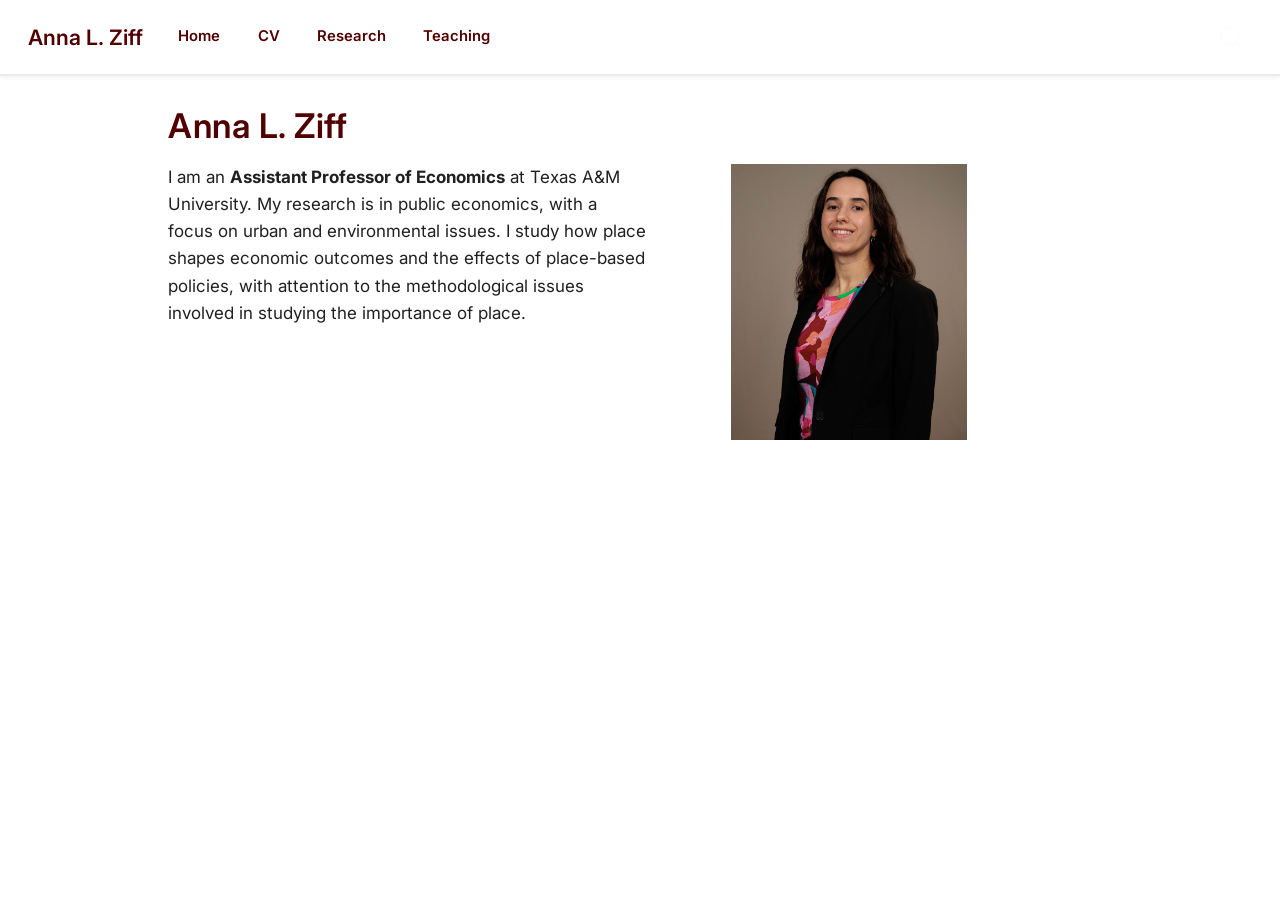
<file: index.html>
<!DOCTYPE html>
<html xmlns="http://www.w3.org/1999/xhtml" lang="en" xml:lang="en"><head>

<meta charset="utf-8">
<meta name="generator" content="quarto-1.7.33">

<meta name="viewport" content="width=device-width, initial-scale=1.0, user-scalable=yes">


<title>Anna L. Ziff</title>
<style>
code{white-space: pre-wrap;}
span.smallcaps{font-variant: small-caps;}
div.columns{display: flex; gap: min(4vw, 1.5em);}
div.column{flex: auto; overflow-x: auto;}
div.hanging-indent{margin-left: 1.5em; text-indent: -1.5em;}
ul.task-list{list-style: none;}
ul.task-list li input[type="checkbox"] {
  width: 0.8em;
  margin: 0 0.8em 0.2em -1em; /* quarto-specific, see https://github.com/quarto-dev/quarto-cli/issues/4556 */ 
  vertical-align: middle;
}
</style>


<script src="site_libs/quarto-nav/quarto-nav.js"></script>
<script src="site_libs/quarto-nav/headroom.min.js"></script>
<script src="site_libs/clipboard/clipboard.min.js"></script>
<script src="site_libs/quarto-search/autocomplete.umd.js"></script>
<script src="site_libs/quarto-search/fuse.min.js"></script>
<script src="site_libs/quarto-search/quarto-search.js"></script>
<meta name="quarto:offset" content="./">
<script src="site_libs/quarto-html/quarto.js" type="module"></script>
<script src="site_libs/quarto-html/tabsets/tabsets.js" type="module"></script>
<script src="site_libs/quarto-html/popper.min.js"></script>
<script src="site_libs/quarto-html/tippy.umd.min.js"></script>
<script src="site_libs/quarto-html/anchor.min.js"></script>
<link href="site_libs/quarto-html/tippy.css" rel="stylesheet">
<link href="site_libs/quarto-html/quarto-syntax-highlighting-ea385d0e468b0dd5ea5bf0780b1290d9.css" rel="stylesheet" id="quarto-text-highlighting-styles">
<script src="site_libs/bootstrap/bootstrap.min.js"></script>
<link href="site_libs/bootstrap/bootstrap-icons.css" rel="stylesheet">
<link href="site_libs/bootstrap/bootstrap-a612748d1b9edfb70068d8f8d296748d.min.css" rel="stylesheet" append-hash="true" id="quarto-bootstrap" data-mode="light">
<script id="quarto-search-options" type="application/json">{
  "location": "navbar",
  "copy-button": false,
  "collapse-after": 3,
  "panel-placement": "end",
  "type": "overlay",
  "limit": 50,
  "keyboard-shortcut": [
    "f",
    "/",
    "s"
  ],
  "show-item-context": false,
  "language": {
    "search-no-results-text": "No results",
    "search-matching-documents-text": "matching documents",
    "search-copy-link-title": "Copy link to search",
    "search-hide-matches-text": "Hide additional matches",
    "search-more-match-text": "more match in this document",
    "search-more-matches-text": "more matches in this document",
    "search-clear-button-title": "Clear",
    "search-text-placeholder": "",
    "search-detached-cancel-button-title": "Cancel",
    "search-submit-button-title": "Submit",
    "search-label": "Search"
  }
}</script>


<link rel="stylesheet" href="styles.css">
</head>

<body class="nav-fixed quarto-light">

<div id="quarto-search-results"></div>
  <header id="quarto-header" class="headroom fixed-top">
    <nav class="navbar navbar-expand-lg " data-bs-theme="dark">
      <div class="navbar-container container-fluid">
      <div class="navbar-brand-container mx-auto">
    <a class="navbar-brand" href="./index.html">
    <span class="navbar-title">Anna L. Ziff</span>
    </a>
  </div>
            <div id="quarto-search" class="" title="Search"></div>
          <button class="navbar-toggler" type="button" data-bs-toggle="collapse" data-bs-target="#navbarCollapse" aria-controls="navbarCollapse" role="menu" aria-expanded="false" aria-label="Toggle navigation" onclick="if (window.quartoToggleHeadroom) { window.quartoToggleHeadroom(); }">
  <span class="navbar-toggler-icon"></span>
</button>
          <div class="collapse navbar-collapse" id="navbarCollapse">
            <ul class="navbar-nav navbar-nav-scroll me-auto">
  <li class="nav-item">
    <a class="nav-link active" href="./index.html" aria-current="page"> 
<span class="menu-text">Home</span></a>
  </li>  
  <li class="nav-item">
    <a class="nav-link" href="./cv.html"> 
<span class="menu-text">CV</span></a>
  </li>  
  <li class="nav-item">
    <a class="nav-link" href="./research.html"> 
<span class="menu-text">Research</span></a>
  </li>  
  <li class="nav-item">
    <a class="nav-link" href="./teaching.html"> 
<span class="menu-text">Teaching</span></a>
  </li>  
</ul>
          </div> <!-- /navcollapse -->
            <div class="quarto-navbar-tools">
</div>
      </div> <!-- /container-fluid -->
    </nav>
</header>
<!-- content -->
<div id="quarto-content" class="quarto-container page-columns page-rows-contents page-layout-article page-navbar">
<!-- sidebar -->
<!-- margin-sidebar -->
    <div id="quarto-margin-sidebar" class="sidebar margin-sidebar zindex-bottom">
        
    </div>
<!-- main -->
<main class="content" id="quarto-document-content">

<header id="title-block-header" class="quarto-title-block default">
<div class="quarto-title">
<h1 class="title">Anna L. Ziff</h1>
</div>



<div class="quarto-title-meta">

    
  
    
  </div>
  


</header>


<div style="display: flex; align-items: flex-start; gap: 5rem;">
<p>I am an <strong>Assistant Professor of Economics</strong> at Texas A&amp;M University. My research is in public economics, with a focus on urban and environmental issues. I study how place shapes economic outcomes and the effects of place-based policies, with attention to the methodological issues involved in studying the importance of place.</p>
<p><img src="images/AnnaZiff_Headshot.jpg" class="img-fluid" alt="Headshot of Anna Ziff." width="1300"></p>
</div>



</main> <!-- /main -->
<script id="quarto-html-after-body" type="application/javascript">
  window.document.addEventListener("DOMContentLoaded", function (event) {
    const icon = "";
    const anchorJS = new window.AnchorJS();
    anchorJS.options = {
      placement: 'right',
      icon: icon
    };
    anchorJS.add('.anchored');
    const isCodeAnnotation = (el) => {
      for (const clz of el.classList) {
        if (clz.startsWith('code-annotation-')) {                     
          return true;
        }
      }
      return false;
    }
    const onCopySuccess = function(e) {
      // button target
      const button = e.trigger;
      // don't keep focus
      button.blur();
      // flash "checked"
      button.classList.add('code-copy-button-checked');
      var currentTitle = button.getAttribute("title");
      button.setAttribute("title", "Copied!");
      let tooltip;
      if (window.bootstrap) {
        button.setAttribute("data-bs-toggle", "tooltip");
        button.setAttribute("data-bs-placement", "left");
        button.setAttribute("data-bs-title", "Copied!");
        tooltip = new bootstrap.Tooltip(button, 
          { trigger: "manual", 
            customClass: "code-copy-button-tooltip",
            offset: [0, -8]});
        tooltip.show();    
      }
      setTimeout(function() {
        if (tooltip) {
          tooltip.hide();
          button.removeAttribute("data-bs-title");
          button.removeAttribute("data-bs-toggle");
          button.removeAttribute("data-bs-placement");
        }
        button.setAttribute("title", currentTitle);
        button.classList.remove('code-copy-button-checked');
      }, 1000);
      // clear code selection
      e.clearSelection();
    }
    const getTextToCopy = function(trigger) {
        const codeEl = trigger.previousElementSibling.cloneNode(true);
        for (const childEl of codeEl.children) {
          if (isCodeAnnotation(childEl)) {
            childEl.remove();
          }
        }
        return codeEl.innerText;
    }
    const clipboard = new window.ClipboardJS('.code-copy-button:not([data-in-quarto-modal])', {
      text: getTextToCopy
    });
    clipboard.on('success', onCopySuccess);
    if (window.document.getElementById('quarto-embedded-source-code-modal')) {
      const clipboardModal = new window.ClipboardJS('.code-copy-button[data-in-quarto-modal]', {
        text: getTextToCopy,
        container: window.document.getElementById('quarto-embedded-source-code-modal')
      });
      clipboardModal.on('success', onCopySuccess);
    }
      var localhostRegex = new RegExp(/^(?:http|https):\/\/localhost\:?[0-9]*\//);
      var mailtoRegex = new RegExp(/^mailto:/);
        var filterRegex = new RegExp("https:\/\/aziff\.github\.io\/homepage\/");
      var isInternal = (href) => {
          return filterRegex.test(href) || localhostRegex.test(href) || mailtoRegex.test(href);
      }
      // Inspect non-navigation links and adorn them if external
     var links = window.document.querySelectorAll('a[href]:not(.nav-link):not(.navbar-brand):not(.toc-action):not(.sidebar-link):not(.sidebar-item-toggle):not(.pagination-link):not(.no-external):not([aria-hidden]):not(.dropdown-item):not(.quarto-navigation-tool):not(.about-link)');
      for (var i=0; i<links.length; i++) {
        const link = links[i];
        if (!isInternal(link.href)) {
          // undo the damage that might have been done by quarto-nav.js in the case of
          // links that we want to consider external
          if (link.dataset.originalHref !== undefined) {
            link.href = link.dataset.originalHref;
          }
        }
      }
    function tippyHover(el, contentFn, onTriggerFn, onUntriggerFn) {
      const config = {
        allowHTML: true,
        maxWidth: 500,
        delay: 100,
        arrow: false,
        appendTo: function(el) {
            return el.parentElement;
        },
        interactive: true,
        interactiveBorder: 10,
        theme: 'quarto',
        placement: 'bottom-start',
      };
      if (contentFn) {
        config.content = contentFn;
      }
      if (onTriggerFn) {
        config.onTrigger = onTriggerFn;
      }
      if (onUntriggerFn) {
        config.onUntrigger = onUntriggerFn;
      }
      window.tippy(el, config); 
    }
    const noterefs = window.document.querySelectorAll('a[role="doc-noteref"]');
    for (var i=0; i<noterefs.length; i++) {
      const ref = noterefs[i];
      tippyHover(ref, function() {
        // use id or data attribute instead here
        let href = ref.getAttribute('data-footnote-href') || ref.getAttribute('href');
        try { href = new URL(href).hash; } catch {}
        const id = href.replace(/^#\/?/, "");
        const note = window.document.getElementById(id);
        if (note) {
          return note.innerHTML;
        } else {
          return "";
        }
      });
    }
    const xrefs = window.document.querySelectorAll('a.quarto-xref');
    const processXRef = (id, note) => {
      // Strip column container classes
      const stripColumnClz = (el) => {
        el.classList.remove("page-full", "page-columns");
        if (el.children) {
          for (const child of el.children) {
            stripColumnClz(child);
          }
        }
      }
      stripColumnClz(note)
      if (id === null || id.startsWith('sec-')) {
        // Special case sections, only their first couple elements
        const container = document.createElement("div");
        if (note.children && note.children.length > 2) {
          container.appendChild(note.children[0].cloneNode(true));
          for (let i = 1; i < note.children.length; i++) {
            const child = note.children[i];
            if (child.tagName === "P" && child.innerText === "") {
              continue;
            } else {
              container.appendChild(child.cloneNode(true));
              break;
            }
          }
          if (window.Quarto?.typesetMath) {
            window.Quarto.typesetMath(container);
          }
          return container.innerHTML
        } else {
          if (window.Quarto?.typesetMath) {
            window.Quarto.typesetMath(note);
          }
          return note.innerHTML;
        }
      } else {
        // Remove any anchor links if they are present
        const anchorLink = note.querySelector('a.anchorjs-link');
        if (anchorLink) {
          anchorLink.remove();
        }
        if (window.Quarto?.typesetMath) {
          window.Quarto.typesetMath(note);
        }
        if (note.classList.contains("callout")) {
          return note.outerHTML;
        } else {
          return note.innerHTML;
        }
      }
    }
    for (var i=0; i<xrefs.length; i++) {
      const xref = xrefs[i];
      tippyHover(xref, undefined, function(instance) {
        instance.disable();
        let url = xref.getAttribute('href');
        let hash = undefined; 
        if (url.startsWith('#')) {
          hash = url;
        } else {
          try { hash = new URL(url).hash; } catch {}
        }
        if (hash) {
          const id = hash.replace(/^#\/?/, "");
          const note = window.document.getElementById(id);
          if (note !== null) {
            try {
              const html = processXRef(id, note.cloneNode(true));
              instance.setContent(html);
            } finally {
              instance.enable();
              instance.show();
            }
          } else {
            // See if we can fetch this
            fetch(url.split('#')[0])
            .then(res => res.text())
            .then(html => {
              const parser = new DOMParser();
              const htmlDoc = parser.parseFromString(html, "text/html");
              const note = htmlDoc.getElementById(id);
              if (note !== null) {
                const html = processXRef(id, note);
                instance.setContent(html);
              } 
            }).finally(() => {
              instance.enable();
              instance.show();
            });
          }
        } else {
          // See if we can fetch a full url (with no hash to target)
          // This is a special case and we should probably do some content thinning / targeting
          fetch(url)
          .then(res => res.text())
          .then(html => {
            const parser = new DOMParser();
            const htmlDoc = parser.parseFromString(html, "text/html");
            const note = htmlDoc.querySelector('main.content');
            if (note !== null) {
              // This should only happen for chapter cross references
              // (since there is no id in the URL)
              // remove the first header
              if (note.children.length > 0 && note.children[0].tagName === "HEADER") {
                note.children[0].remove();
              }
              const html = processXRef(null, note);
              instance.setContent(html);
            } 
          }).finally(() => {
            instance.enable();
            instance.show();
          });
        }
      }, function(instance) {
      });
    }
        let selectedAnnoteEl;
        const selectorForAnnotation = ( cell, annotation) => {
          let cellAttr = 'data-code-cell="' + cell + '"';
          let lineAttr = 'data-code-annotation="' +  annotation + '"';
          const selector = 'span[' + cellAttr + '][' + lineAttr + ']';
          return selector;
        }
        const selectCodeLines = (annoteEl) => {
          const doc = window.document;
          const targetCell = annoteEl.getAttribute("data-target-cell");
          const targetAnnotation = annoteEl.getAttribute("data-target-annotation");
          const annoteSpan = window.document.querySelector(selectorForAnnotation(targetCell, targetAnnotation));
          const lines = annoteSpan.getAttribute("data-code-lines").split(",");
          const lineIds = lines.map((line) => {
            return targetCell + "-" + line;
          })
          let top = null;
          let height = null;
          let parent = null;
          if (lineIds.length > 0) {
              //compute the position of the single el (top and bottom and make a div)
              const el = window.document.getElementById(lineIds[0]);
              top = el.offsetTop;
              height = el.offsetHeight;
              parent = el.parentElement.parentElement;
            if (lineIds.length > 1) {
              const lastEl = window.document.getElementById(lineIds[lineIds.length - 1]);
              const bottom = lastEl.offsetTop + lastEl.offsetHeight;
              height = bottom - top;
            }
            if (top !== null && height !== null && parent !== null) {
              // cook up a div (if necessary) and position it 
              let div = window.document.getElementById("code-annotation-line-highlight");
              if (div === null) {
                div = window.document.createElement("div");
                div.setAttribute("id", "code-annotation-line-highlight");
                div.style.position = 'absolute';
                parent.appendChild(div);
              }
              div.style.top = top - 2 + "px";
              div.style.height = height + 4 + "px";
              div.style.left = 0;
              let gutterDiv = window.document.getElementById("code-annotation-line-highlight-gutter");
              if (gutterDiv === null) {
                gutterDiv = window.document.createElement("div");
                gutterDiv.setAttribute("id", "code-annotation-line-highlight-gutter");
                gutterDiv.style.position = 'absolute';
                const codeCell = window.document.getElementById(targetCell);
                const gutter = codeCell.querySelector('.code-annotation-gutter');
                gutter.appendChild(gutterDiv);
              }
              gutterDiv.style.top = top - 2 + "px";
              gutterDiv.style.height = height + 4 + "px";
            }
            selectedAnnoteEl = annoteEl;
          }
        };
        const unselectCodeLines = () => {
          const elementsIds = ["code-annotation-line-highlight", "code-annotation-line-highlight-gutter"];
          elementsIds.forEach((elId) => {
            const div = window.document.getElementById(elId);
            if (div) {
              div.remove();
            }
          });
          selectedAnnoteEl = undefined;
        };
          // Handle positioning of the toggle
      window.addEventListener(
        "resize",
        throttle(() => {
          elRect = undefined;
          if (selectedAnnoteEl) {
            selectCodeLines(selectedAnnoteEl);
          }
        }, 10)
      );
      function throttle(fn, ms) {
      let throttle = false;
      let timer;
        return (...args) => {
          if(!throttle) { // first call gets through
              fn.apply(this, args);
              throttle = true;
          } else { // all the others get throttled
              if(timer) clearTimeout(timer); // cancel #2
              timer = setTimeout(() => {
                fn.apply(this, args);
                timer = throttle = false;
              }, ms);
          }
        };
      }
        // Attach click handler to the DT
        const annoteDls = window.document.querySelectorAll('dt[data-target-cell]');
        for (const annoteDlNode of annoteDls) {
          annoteDlNode.addEventListener('click', (event) => {
            const clickedEl = event.target;
            if (clickedEl !== selectedAnnoteEl) {
              unselectCodeLines();
              const activeEl = window.document.querySelector('dt[data-target-cell].code-annotation-active');
              if (activeEl) {
                activeEl.classList.remove('code-annotation-active');
              }
              selectCodeLines(clickedEl);
              clickedEl.classList.add('code-annotation-active');
            } else {
              // Unselect the line
              unselectCodeLines();
              clickedEl.classList.remove('code-annotation-active');
            }
          });
        }
    const findCites = (el) => {
      const parentEl = el.parentElement;
      if (parentEl) {
        const cites = parentEl.dataset.cites;
        if (cites) {
          return {
            el,
            cites: cites.split(' ')
          };
        } else {
          return findCites(el.parentElement)
        }
      } else {
        return undefined;
      }
    };
    var bibliorefs = window.document.querySelectorAll('a[role="doc-biblioref"]');
    for (var i=0; i<bibliorefs.length; i++) {
      const ref = bibliorefs[i];
      const citeInfo = findCites(ref);
      if (citeInfo) {
        tippyHover(citeInfo.el, function() {
          var popup = window.document.createElement('div');
          citeInfo.cites.forEach(function(cite) {
            var citeDiv = window.document.createElement('div');
            citeDiv.classList.add('hanging-indent');
            citeDiv.classList.add('csl-entry');
            var biblioDiv = window.document.getElementById('ref-' + cite);
            if (biblioDiv) {
              citeDiv.innerHTML = biblioDiv.innerHTML;
            }
            popup.appendChild(citeDiv);
          });
          return popup.innerHTML;
        });
      }
    }
  });
  </script>
</div> <!-- /content -->




</body></html>
</file>
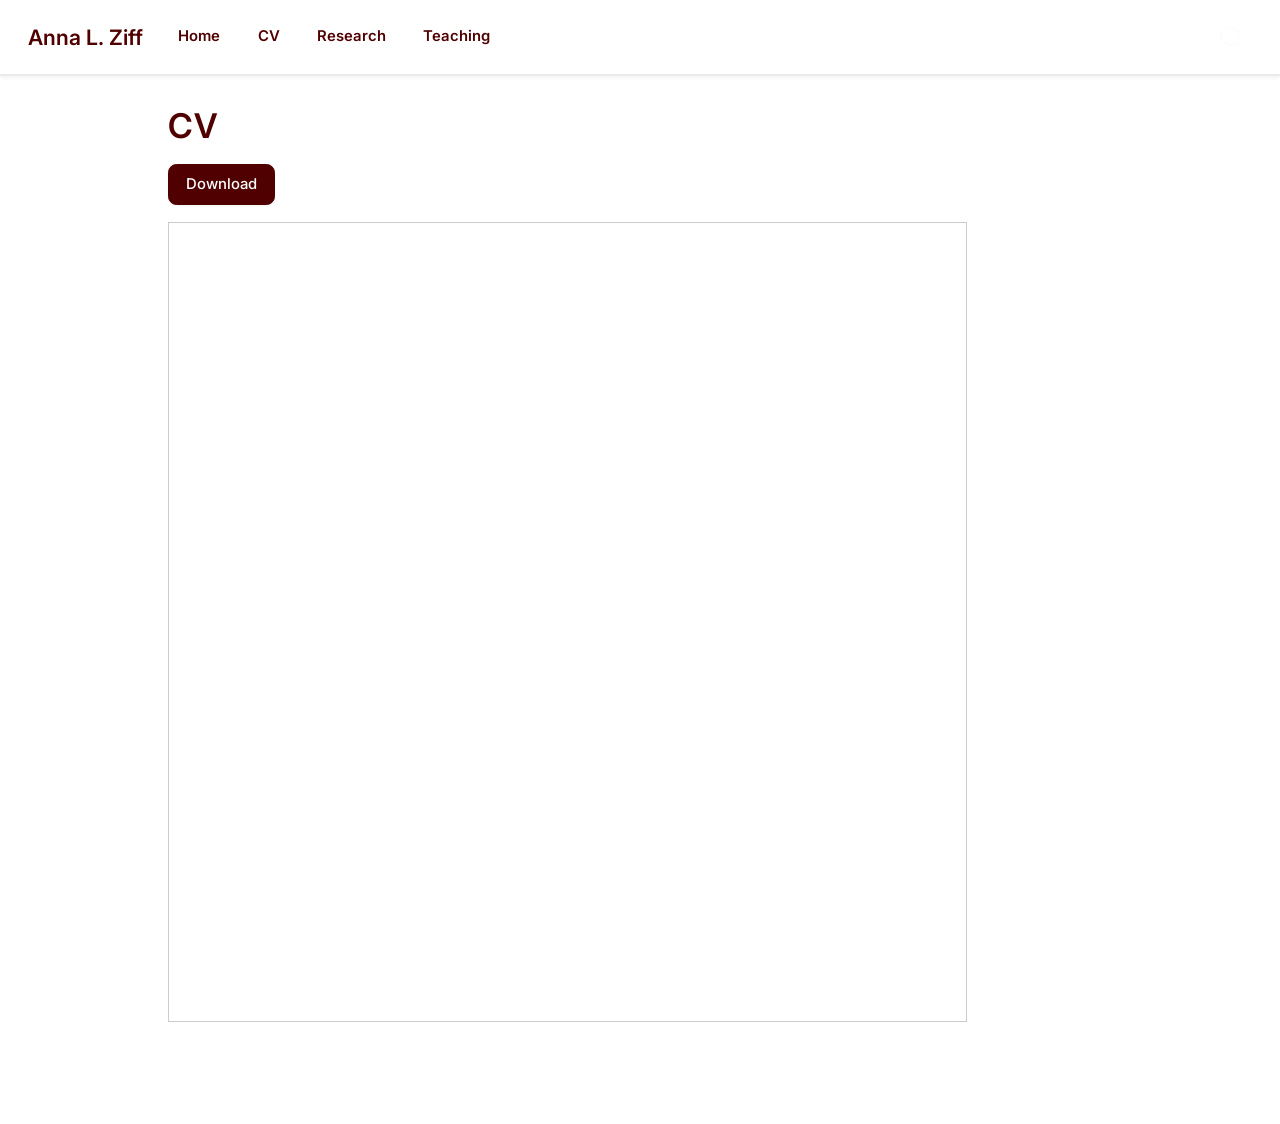
<file: cv.html>
<!DOCTYPE html>
<html xmlns="http://www.w3.org/1999/xhtml" lang="en" xml:lang="en"><head>

<meta charset="utf-8">
<meta name="generator" content="quarto-1.7.33">

<meta name="viewport" content="width=device-width, initial-scale=1.0, user-scalable=yes">


<title>CV – Anna L. Ziff</title>
<style>
code{white-space: pre-wrap;}
span.smallcaps{font-variant: small-caps;}
div.columns{display: flex; gap: min(4vw, 1.5em);}
div.column{flex: auto; overflow-x: auto;}
div.hanging-indent{margin-left: 1.5em; text-indent: -1.5em;}
ul.task-list{list-style: none;}
ul.task-list li input[type="checkbox"] {
  width: 0.8em;
  margin: 0 0.8em 0.2em -1em; /* quarto-specific, see https://github.com/quarto-dev/quarto-cli/issues/4556 */ 
  vertical-align: middle;
}
</style>


<script src="site_libs/quarto-nav/quarto-nav.js"></script>
<script src="site_libs/quarto-nav/headroom.min.js"></script>
<script src="site_libs/clipboard/clipboard.min.js"></script>
<script src="site_libs/quarto-search/autocomplete.umd.js"></script>
<script src="site_libs/quarto-search/fuse.min.js"></script>
<script src="site_libs/quarto-search/quarto-search.js"></script>
<meta name="quarto:offset" content="./">
<script src="site_libs/quarto-html/quarto.js" type="module"></script>
<script src="site_libs/quarto-html/tabsets/tabsets.js" type="module"></script>
<script src="site_libs/quarto-html/popper.min.js"></script>
<script src="site_libs/quarto-html/tippy.umd.min.js"></script>
<script src="site_libs/quarto-html/anchor.min.js"></script>
<link href="site_libs/quarto-html/tippy.css" rel="stylesheet">
<link href="site_libs/quarto-html/quarto-syntax-highlighting-ea385d0e468b0dd5ea5bf0780b1290d9.css" rel="stylesheet" id="quarto-text-highlighting-styles">
<script src="site_libs/bootstrap/bootstrap.min.js"></script>
<link href="site_libs/bootstrap/bootstrap-icons.css" rel="stylesheet">
<link href="site_libs/bootstrap/bootstrap-a612748d1b9edfb70068d8f8d296748d.min.css" rel="stylesheet" append-hash="true" id="quarto-bootstrap" data-mode="light">
<script id="quarto-search-options" type="application/json">{
  "location": "navbar",
  "copy-button": false,
  "collapse-after": 3,
  "panel-placement": "end",
  "type": "overlay",
  "limit": 50,
  "keyboard-shortcut": [
    "f",
    "/",
    "s"
  ],
  "show-item-context": false,
  "language": {
    "search-no-results-text": "No results",
    "search-matching-documents-text": "matching documents",
    "search-copy-link-title": "Copy link to search",
    "search-hide-matches-text": "Hide additional matches",
    "search-more-match-text": "more match in this document",
    "search-more-matches-text": "more matches in this document",
    "search-clear-button-title": "Clear",
    "search-text-placeholder": "",
    "search-detached-cancel-button-title": "Cancel",
    "search-submit-button-title": "Submit",
    "search-label": "Search"
  }
}</script>


<link rel="stylesheet" href="styles.css">
</head>

<body class="nav-fixed quarto-light">

<div id="quarto-search-results"></div>
  <header id="quarto-header" class="headroom fixed-top">
    <nav class="navbar navbar-expand-lg " data-bs-theme="dark">
      <div class="navbar-container container-fluid">
      <div class="navbar-brand-container mx-auto">
    <a class="navbar-brand" href="./index.html">
    <span class="navbar-title">Anna L. Ziff</span>
    </a>
  </div>
            <div id="quarto-search" class="" title="Search"></div>
          <button class="navbar-toggler" type="button" data-bs-toggle="collapse" data-bs-target="#navbarCollapse" aria-controls="navbarCollapse" role="menu" aria-expanded="false" aria-label="Toggle navigation" onclick="if (window.quartoToggleHeadroom) { window.quartoToggleHeadroom(); }">
  <span class="navbar-toggler-icon"></span>
</button>
          <div class="collapse navbar-collapse" id="navbarCollapse">
            <ul class="navbar-nav navbar-nav-scroll me-auto">
  <li class="nav-item">
    <a class="nav-link" href="./index.html"> 
<span class="menu-text">Home</span></a>
  </li>  
  <li class="nav-item">
    <a class="nav-link active" href="./cv.html" aria-current="page"> 
<span class="menu-text">CV</span></a>
  </li>  
  <li class="nav-item">
    <a class="nav-link" href="./research.html"> 
<span class="menu-text">Research</span></a>
  </li>  
  <li class="nav-item">
    <a class="nav-link" href="./teaching.html"> 
<span class="menu-text">Teaching</span></a>
  </li>  
</ul>
          </div> <!-- /navcollapse -->
            <div class="quarto-navbar-tools">
</div>
      </div> <!-- /container-fluid -->
    </nav>
</header>
<!-- content -->
<div id="quarto-content" class="quarto-container page-columns page-rows-contents page-layout-article page-navbar">
<!-- sidebar -->
<!-- margin-sidebar -->
    <div id="quarto-margin-sidebar" class="sidebar margin-sidebar zindex-bottom">
        
    </div>
<!-- main -->
<main class="content" id="quarto-document-content">

<header id="title-block-header" class="quarto-title-block default">
<div class="quarto-title">
<h1 class="title">CV</h1>
</div>



<div class="quarto-title-meta">

    
  
    
  </div>
  


</header>


<p><a href="files/AnnaZiff_CV.pdf" target="_blank" class="btn btn-primary" download=""> Download </a></p>
<!-- Embedded CV -->
<iframe src="files/AnnaZiff_CV.pdf" width="100%" height="800px" style="border:1px solid #ccc;">
</iframe>



</main> <!-- /main -->
<script id="quarto-html-after-body" type="application/javascript">
  window.document.addEventListener("DOMContentLoaded", function (event) {
    const icon = "";
    const anchorJS = new window.AnchorJS();
    anchorJS.options = {
      placement: 'right',
      icon: icon
    };
    anchorJS.add('.anchored');
    const isCodeAnnotation = (el) => {
      for (const clz of el.classList) {
        if (clz.startsWith('code-annotation-')) {                     
          return true;
        }
      }
      return false;
    }
    const onCopySuccess = function(e) {
      // button target
      const button = e.trigger;
      // don't keep focus
      button.blur();
      // flash "checked"
      button.classList.add('code-copy-button-checked');
      var currentTitle = button.getAttribute("title");
      button.setAttribute("title", "Copied!");
      let tooltip;
      if (window.bootstrap) {
        button.setAttribute("data-bs-toggle", "tooltip");
        button.setAttribute("data-bs-placement", "left");
        button.setAttribute("data-bs-title", "Copied!");
        tooltip = new bootstrap.Tooltip(button, 
          { trigger: "manual", 
            customClass: "code-copy-button-tooltip",
            offset: [0, -8]});
        tooltip.show();    
      }
      setTimeout(function() {
        if (tooltip) {
          tooltip.hide();
          button.removeAttribute("data-bs-title");
          button.removeAttribute("data-bs-toggle");
          button.removeAttribute("data-bs-placement");
        }
        button.setAttribute("title", currentTitle);
        button.classList.remove('code-copy-button-checked');
      }, 1000);
      // clear code selection
      e.clearSelection();
    }
    const getTextToCopy = function(trigger) {
        const codeEl = trigger.previousElementSibling.cloneNode(true);
        for (const childEl of codeEl.children) {
          if (isCodeAnnotation(childEl)) {
            childEl.remove();
          }
        }
        return codeEl.innerText;
    }
    const clipboard = new window.ClipboardJS('.code-copy-button:not([data-in-quarto-modal])', {
      text: getTextToCopy
    });
    clipboard.on('success', onCopySuccess);
    if (window.document.getElementById('quarto-embedded-source-code-modal')) {
      const clipboardModal = new window.ClipboardJS('.code-copy-button[data-in-quarto-modal]', {
        text: getTextToCopy,
        container: window.document.getElementById('quarto-embedded-source-code-modal')
      });
      clipboardModal.on('success', onCopySuccess);
    }
      var localhostRegex = new RegExp(/^(?:http|https):\/\/localhost\:?[0-9]*\//);
      var mailtoRegex = new RegExp(/^mailto:/);
        var filterRegex = new RegExp("https:\/\/aziff\.github\.io\/homepage\/");
      var isInternal = (href) => {
          return filterRegex.test(href) || localhostRegex.test(href) || mailtoRegex.test(href);
      }
      // Inspect non-navigation links and adorn them if external
     var links = window.document.querySelectorAll('a[href]:not(.nav-link):not(.navbar-brand):not(.toc-action):not(.sidebar-link):not(.sidebar-item-toggle):not(.pagination-link):not(.no-external):not([aria-hidden]):not(.dropdown-item):not(.quarto-navigation-tool):not(.about-link)');
      for (var i=0; i<links.length; i++) {
        const link = links[i];
        if (!isInternal(link.href)) {
          // undo the damage that might have been done by quarto-nav.js in the case of
          // links that we want to consider external
          if (link.dataset.originalHref !== undefined) {
            link.href = link.dataset.originalHref;
          }
        }
      }
    function tippyHover(el, contentFn, onTriggerFn, onUntriggerFn) {
      const config = {
        allowHTML: true,
        maxWidth: 500,
        delay: 100,
        arrow: false,
        appendTo: function(el) {
            return el.parentElement;
        },
        interactive: true,
        interactiveBorder: 10,
        theme: 'quarto',
        placement: 'bottom-start',
      };
      if (contentFn) {
        config.content = contentFn;
      }
      if (onTriggerFn) {
        config.onTrigger = onTriggerFn;
      }
      if (onUntriggerFn) {
        config.onUntrigger = onUntriggerFn;
      }
      window.tippy(el, config); 
    }
    const noterefs = window.document.querySelectorAll('a[role="doc-noteref"]');
    for (var i=0; i<noterefs.length; i++) {
      const ref = noterefs[i];
      tippyHover(ref, function() {
        // use id or data attribute instead here
        let href = ref.getAttribute('data-footnote-href') || ref.getAttribute('href');
        try { href = new URL(href).hash; } catch {}
        const id = href.replace(/^#\/?/, "");
        const note = window.document.getElementById(id);
        if (note) {
          return note.innerHTML;
        } else {
          return "";
        }
      });
    }
    const xrefs = window.document.querySelectorAll('a.quarto-xref');
    const processXRef = (id, note) => {
      // Strip column container classes
      const stripColumnClz = (el) => {
        el.classList.remove("page-full", "page-columns");
        if (el.children) {
          for (const child of el.children) {
            stripColumnClz(child);
          }
        }
      }
      stripColumnClz(note)
      if (id === null || id.startsWith('sec-')) {
        // Special case sections, only their first couple elements
        const container = document.createElement("div");
        if (note.children && note.children.length > 2) {
          container.appendChild(note.children[0].cloneNode(true));
          for (let i = 1; i < note.children.length; i++) {
            const child = note.children[i];
            if (child.tagName === "P" && child.innerText === "") {
              continue;
            } else {
              container.appendChild(child.cloneNode(true));
              break;
            }
          }
          if (window.Quarto?.typesetMath) {
            window.Quarto.typesetMath(container);
          }
          return container.innerHTML
        } else {
          if (window.Quarto?.typesetMath) {
            window.Quarto.typesetMath(note);
          }
          return note.innerHTML;
        }
      } else {
        // Remove any anchor links if they are present
        const anchorLink = note.querySelector('a.anchorjs-link');
        if (anchorLink) {
          anchorLink.remove();
        }
        if (window.Quarto?.typesetMath) {
          window.Quarto.typesetMath(note);
        }
        if (note.classList.contains("callout")) {
          return note.outerHTML;
        } else {
          return note.innerHTML;
        }
      }
    }
    for (var i=0; i<xrefs.length; i++) {
      const xref = xrefs[i];
      tippyHover(xref, undefined, function(instance) {
        instance.disable();
        let url = xref.getAttribute('href');
        let hash = undefined; 
        if (url.startsWith('#')) {
          hash = url;
        } else {
          try { hash = new URL(url).hash; } catch {}
        }
        if (hash) {
          const id = hash.replace(/^#\/?/, "");
          const note = window.document.getElementById(id);
          if (note !== null) {
            try {
              const html = processXRef(id, note.cloneNode(true));
              instance.setContent(html);
            } finally {
              instance.enable();
              instance.show();
            }
          } else {
            // See if we can fetch this
            fetch(url.split('#')[0])
            .then(res => res.text())
            .then(html => {
              const parser = new DOMParser();
              const htmlDoc = parser.parseFromString(html, "text/html");
              const note = htmlDoc.getElementById(id);
              if (note !== null) {
                const html = processXRef(id, note);
                instance.setContent(html);
              } 
            }).finally(() => {
              instance.enable();
              instance.show();
            });
          }
        } else {
          // See if we can fetch a full url (with no hash to target)
          // This is a special case and we should probably do some content thinning / targeting
          fetch(url)
          .then(res => res.text())
          .then(html => {
            const parser = new DOMParser();
            const htmlDoc = parser.parseFromString(html, "text/html");
            const note = htmlDoc.querySelector('main.content');
            if (note !== null) {
              // This should only happen for chapter cross references
              // (since there is no id in the URL)
              // remove the first header
              if (note.children.length > 0 && note.children[0].tagName === "HEADER") {
                note.children[0].remove();
              }
              const html = processXRef(null, note);
              instance.setContent(html);
            } 
          }).finally(() => {
            instance.enable();
            instance.show();
          });
        }
      }, function(instance) {
      });
    }
        let selectedAnnoteEl;
        const selectorForAnnotation = ( cell, annotation) => {
          let cellAttr = 'data-code-cell="' + cell + '"';
          let lineAttr = 'data-code-annotation="' +  annotation + '"';
          const selector = 'span[' + cellAttr + '][' + lineAttr + ']';
          return selector;
        }
        const selectCodeLines = (annoteEl) => {
          const doc = window.document;
          const targetCell = annoteEl.getAttribute("data-target-cell");
          const targetAnnotation = annoteEl.getAttribute("data-target-annotation");
          const annoteSpan = window.document.querySelector(selectorForAnnotation(targetCell, targetAnnotation));
          const lines = annoteSpan.getAttribute("data-code-lines").split(",");
          const lineIds = lines.map((line) => {
            return targetCell + "-" + line;
          })
          let top = null;
          let height = null;
          let parent = null;
          if (lineIds.length > 0) {
              //compute the position of the single el (top and bottom and make a div)
              const el = window.document.getElementById(lineIds[0]);
              top = el.offsetTop;
              height = el.offsetHeight;
              parent = el.parentElement.parentElement;
            if (lineIds.length > 1) {
              const lastEl = window.document.getElementById(lineIds[lineIds.length - 1]);
              const bottom = lastEl.offsetTop + lastEl.offsetHeight;
              height = bottom - top;
            }
            if (top !== null && height !== null && parent !== null) {
              // cook up a div (if necessary) and position it 
              let div = window.document.getElementById("code-annotation-line-highlight");
              if (div === null) {
                div = window.document.createElement("div");
                div.setAttribute("id", "code-annotation-line-highlight");
                div.style.position = 'absolute';
                parent.appendChild(div);
              }
              div.style.top = top - 2 + "px";
              div.style.height = height + 4 + "px";
              div.style.left = 0;
              let gutterDiv = window.document.getElementById("code-annotation-line-highlight-gutter");
              if (gutterDiv === null) {
                gutterDiv = window.document.createElement("div");
                gutterDiv.setAttribute("id", "code-annotation-line-highlight-gutter");
                gutterDiv.style.position = 'absolute';
                const codeCell = window.document.getElementById(targetCell);
                const gutter = codeCell.querySelector('.code-annotation-gutter');
                gutter.appendChild(gutterDiv);
              }
              gutterDiv.style.top = top - 2 + "px";
              gutterDiv.style.height = height + 4 + "px";
            }
            selectedAnnoteEl = annoteEl;
          }
        };
        const unselectCodeLines = () => {
          const elementsIds = ["code-annotation-line-highlight", "code-annotation-line-highlight-gutter"];
          elementsIds.forEach((elId) => {
            const div = window.document.getElementById(elId);
            if (div) {
              div.remove();
            }
          });
          selectedAnnoteEl = undefined;
        };
          // Handle positioning of the toggle
      window.addEventListener(
        "resize",
        throttle(() => {
          elRect = undefined;
          if (selectedAnnoteEl) {
            selectCodeLines(selectedAnnoteEl);
          }
        }, 10)
      );
      function throttle(fn, ms) {
      let throttle = false;
      let timer;
        return (...args) => {
          if(!throttle) { // first call gets through
              fn.apply(this, args);
              throttle = true;
          } else { // all the others get throttled
              if(timer) clearTimeout(timer); // cancel #2
              timer = setTimeout(() => {
                fn.apply(this, args);
                timer = throttle = false;
              }, ms);
          }
        };
      }
        // Attach click handler to the DT
        const annoteDls = window.document.querySelectorAll('dt[data-target-cell]');
        for (const annoteDlNode of annoteDls) {
          annoteDlNode.addEventListener('click', (event) => {
            const clickedEl = event.target;
            if (clickedEl !== selectedAnnoteEl) {
              unselectCodeLines();
              const activeEl = window.document.querySelector('dt[data-target-cell].code-annotation-active');
              if (activeEl) {
                activeEl.classList.remove('code-annotation-active');
              }
              selectCodeLines(clickedEl);
              clickedEl.classList.add('code-annotation-active');
            } else {
              // Unselect the line
              unselectCodeLines();
              clickedEl.classList.remove('code-annotation-active');
            }
          });
        }
    const findCites = (el) => {
      const parentEl = el.parentElement;
      if (parentEl) {
        const cites = parentEl.dataset.cites;
        if (cites) {
          return {
            el,
            cites: cites.split(' ')
          };
        } else {
          return findCites(el.parentElement)
        }
      } else {
        return undefined;
      }
    };
    var bibliorefs = window.document.querySelectorAll('a[role="doc-biblioref"]');
    for (var i=0; i<bibliorefs.length; i++) {
      const ref = bibliorefs[i];
      const citeInfo = findCites(ref);
      if (citeInfo) {
        tippyHover(citeInfo.el, function() {
          var popup = window.document.createElement('div');
          citeInfo.cites.forEach(function(cite) {
            var citeDiv = window.document.createElement('div');
            citeDiv.classList.add('hanging-indent');
            citeDiv.classList.add('csl-entry');
            var biblioDiv = window.document.getElementById('ref-' + cite);
            if (biblioDiv) {
              citeDiv.innerHTML = biblioDiv.innerHTML;
            }
            popup.appendChild(citeDiv);
          });
          return popup.innerHTML;
        });
      }
    }
  });
  </script>
</div> <!-- /content -->




</body></html>
</file>
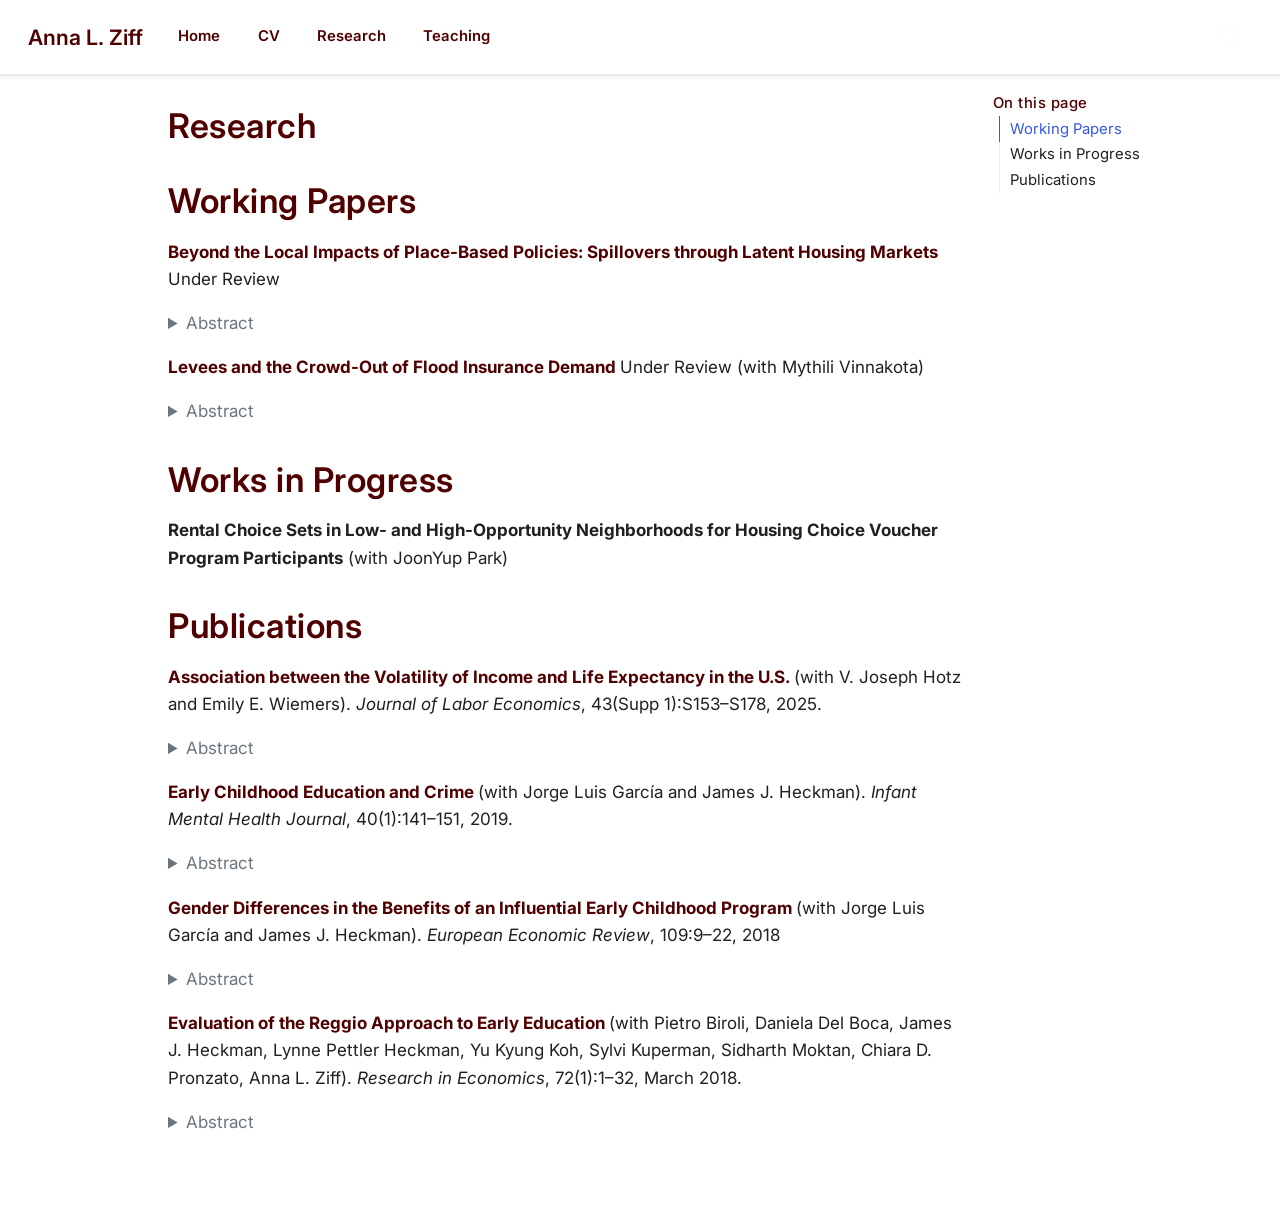
<file: research.html>
<!DOCTYPE html>
<html xmlns="http://www.w3.org/1999/xhtml" lang="en" xml:lang="en"><head>

<meta charset="utf-8">
<meta name="generator" content="quarto-1.7.33">

<meta name="viewport" content="width=device-width, initial-scale=1.0, user-scalable=yes">


<title>Research – Anna L. Ziff</title>
<style>
code{white-space: pre-wrap;}
span.smallcaps{font-variant: small-caps;}
div.columns{display: flex; gap: min(4vw, 1.5em);}
div.column{flex: auto; overflow-x: auto;}
div.hanging-indent{margin-left: 1.5em; text-indent: -1.5em;}
ul.task-list{list-style: none;}
ul.task-list li input[type="checkbox"] {
  width: 0.8em;
  margin: 0 0.8em 0.2em -1em; /* quarto-specific, see https://github.com/quarto-dev/quarto-cli/issues/4556 */ 
  vertical-align: middle;
}
</style>


<script src="site_libs/quarto-nav/quarto-nav.js"></script>
<script src="site_libs/quarto-nav/headroom.min.js"></script>
<script src="site_libs/clipboard/clipboard.min.js"></script>
<script src="site_libs/quarto-search/autocomplete.umd.js"></script>
<script src="site_libs/quarto-search/fuse.min.js"></script>
<script src="site_libs/quarto-search/quarto-search.js"></script>
<meta name="quarto:offset" content="./">
<script src="site_libs/quarto-html/quarto.js" type="module"></script>
<script src="site_libs/quarto-html/tabsets/tabsets.js" type="module"></script>
<script src="site_libs/quarto-html/popper.min.js"></script>
<script src="site_libs/quarto-html/tippy.umd.min.js"></script>
<script src="site_libs/quarto-html/anchor.min.js"></script>
<link href="site_libs/quarto-html/tippy.css" rel="stylesheet">
<link href="site_libs/quarto-html/quarto-syntax-highlighting-ea385d0e468b0dd5ea5bf0780b1290d9.css" rel="stylesheet" id="quarto-text-highlighting-styles">
<script src="site_libs/bootstrap/bootstrap.min.js"></script>
<link href="site_libs/bootstrap/bootstrap-icons.css" rel="stylesheet">
<link href="site_libs/bootstrap/bootstrap-a612748d1b9edfb70068d8f8d296748d.min.css" rel="stylesheet" append-hash="true" id="quarto-bootstrap" data-mode="light">
<script id="quarto-search-options" type="application/json">{
  "location": "navbar",
  "copy-button": false,
  "collapse-after": 3,
  "panel-placement": "end",
  "type": "overlay",
  "limit": 50,
  "keyboard-shortcut": [
    "f",
    "/",
    "s"
  ],
  "show-item-context": false,
  "language": {
    "search-no-results-text": "No results",
    "search-matching-documents-text": "matching documents",
    "search-copy-link-title": "Copy link to search",
    "search-hide-matches-text": "Hide additional matches",
    "search-more-match-text": "more match in this document",
    "search-more-matches-text": "more matches in this document",
    "search-clear-button-title": "Clear",
    "search-text-placeholder": "",
    "search-detached-cancel-button-title": "Cancel",
    "search-submit-button-title": "Submit",
    "search-label": "Search"
  }
}</script>


<link rel="stylesheet" href="styles.css">
</head>

<body class="nav-fixed quarto-light">

<div id="quarto-search-results"></div>
  <header id="quarto-header" class="headroom fixed-top">
    <nav class="navbar navbar-expand-lg " data-bs-theme="dark">
      <div class="navbar-container container-fluid">
      <div class="navbar-brand-container mx-auto">
    <a class="navbar-brand" href="./index.html">
    <span class="navbar-title">Anna L. Ziff</span>
    </a>
  </div>
            <div id="quarto-search" class="" title="Search"></div>
          <button class="navbar-toggler" type="button" data-bs-toggle="collapse" data-bs-target="#navbarCollapse" aria-controls="navbarCollapse" role="menu" aria-expanded="false" aria-label="Toggle navigation" onclick="if (window.quartoToggleHeadroom) { window.quartoToggleHeadroom(); }">
  <span class="navbar-toggler-icon"></span>
</button>
          <div class="collapse navbar-collapse" id="navbarCollapse">
            <ul class="navbar-nav navbar-nav-scroll me-auto">
  <li class="nav-item">
    <a class="nav-link" href="./index.html"> 
<span class="menu-text">Home</span></a>
  </li>  
  <li class="nav-item">
    <a class="nav-link" href="./cv.html"> 
<span class="menu-text">CV</span></a>
  </li>  
  <li class="nav-item">
    <a class="nav-link active" href="./research.html" aria-current="page"> 
<span class="menu-text">Research</span></a>
  </li>  
  <li class="nav-item">
    <a class="nav-link" href="./teaching.html"> 
<span class="menu-text">Teaching</span></a>
  </li>  
</ul>
          </div> <!-- /navcollapse -->
            <div class="quarto-navbar-tools">
</div>
      </div> <!-- /container-fluid -->
    </nav>
</header>
<!-- content -->
<div id="quarto-content" class="quarto-container page-columns page-rows-contents page-layout-article page-navbar">
<!-- sidebar -->
<!-- margin-sidebar -->
    <div id="quarto-margin-sidebar" class="sidebar margin-sidebar">
        <nav id="TOC" role="doc-toc" class="toc-active">
    <h2 id="toc-title">On this page</h2>
   
  <ul>
  <li><a href="#working-papers" id="toc-working-papers" class="nav-link active" data-scroll-target="#working-papers">Working Papers</a></li>
  <li><a href="#works-in-progress" id="toc-works-in-progress" class="nav-link" data-scroll-target="#works-in-progress">Works in Progress</a></li>
  <li><a href="#publications" id="toc-publications" class="nav-link" data-scroll-target="#publications">Publications</a></li>
  </ul>
</nav>
    </div>
<!-- main -->
<main class="content" id="quarto-document-content">

<header id="title-block-header" class="quarto-title-block default">
<div class="quarto-title">
<h1 class="title">Research</h1>
</div>



<div class="quarto-title-meta">

    
  
    
  </div>
  


</header>


<section id="working-papers" class="level1">
<h1>Working Papers</h1>
<p><a href="https://papers.ssrn.com/sol3/papers.cfm?abstract_id=5182368" target="_blank"> <strong>Beyond the Local Impacts of Place-Based Policies: Spillovers through Latent Housing Markets</strong> </a> Under Review</p>
<details>
<summary>
Abstract
</summary>
Place-based policies target geographic areas, aiming to generate localized investment for economic development. Do place-based policies create new economic activity or do they reallocate it? Empirically evaluating this question is challenging because of the difficulty in ascertaining areas that might experience spillovers. I develop a data-driven approach to characterize the areas most likely to be affected when others receive targeted investment. Tax Increment Financing in Chicago provides a setting to consider whether place-based policies revitalizing neighborhoods are zero-sum. I find that while the effect of Tax Increment Financing on property values in targeted areas is positive, the spillover effect on property values in non-targeted areas is negative. Business activity shifts in a manner consistent with Tax Increment Financing subsidizing development that would have occurred elsewhere. I combine the direct and spillover effects to calculate a back-of-the-envelope estimate of an overall effect close to zero. Due to the targeting of the policy, it results in a limited amount of redistribution towards relatively disadvantaged targeted areas.
</details>
<p><a href="https://papers.ssrn.com/sol3/papers.cfm?abstract_id=5236211" target="_blank"> <strong>Levees and the Crowd-Out of Flood Insurance Demand</strong> </a> Under Review (with Mythili Vinnakota)</p>
<details>
<summary>
Abstract
</summary>
Public investments in disaster mitigation may crowd out demand for insurance. We measure the extent of substitution between flood-mitigating infrastructure and public flood insurance. Using a novel dataset of U.S. levee provision, we find that levee construction lowers flood risk and reduces insurance take-up by 61%, removing $300 million in coverage. Levee accreditation, which reduces premiums and lifts mandatory purchase requirements, offsets part of this decline, recovering $160 million in coverage. The positive effect of accreditation indicates that reducing premiums increases insurance take-up, despite the counteracting influence of mandate removal.
</details>
</section>
<section id="works-in-progress" class="level1">
<h1>Works in Progress</h1>
<p><strong>Rental Choice Sets in Low- and High-Opportunity Neighborhoods for Housing Choice Voucher Program Participants</strong> (with JoonYup Park)</p>
</section>
<section id="publications" class="level1">
<h1>Publications</h1>
<p><a href="https://www.journals.uchicago.edu/doi/abs/10.1086/732668?casa_token=XbRK0DC1zZIAAAAA%3A3C0MtSj0oxT8AwZ4A7Wc20gF5Qz93uo98hLbtMhqvdQ15JQXyigb8vaKeHGSCMHwTxvog8xwInPy&amp;casa_token=cZHFnPH7lEgAAAAA%3AjUynL4ZeNNfRysHkH0a2qqdx8-HyMJtUTleb1XitRK5CEegxS421WGBBKrL4jxqUXNPSc0SIUCFi&amp;journalCode=jole" target="_blank"> <strong>Association between the Volatility of Income and Life Expectancy in the U.S.</strong> </a> (with V. Joseph Hotz and Emily E. Wiemers). <em>Journal of Labor Economics</em>, 43(Supp 1):S153–S178, 2025.</p>
<details>
<summary>
Abstract
</summary>
We examine the relationship between income volatility and life expectancy in mid-sized US commuting zones between 2006 and 2014. We use a commercial dataset, InfoUSA, to measure income volatility, which we link to estimates of life expectancy by gender, county, race, and income. We find that higher income volatility in a county is associated with lower life expectancy but only at the bottom of the income distribution and primarily for non-Hispanic Whites. Though we cannot extrapolate our findings to individual-level relationships, we do link them to existing literatures on place-based differences in mortality and the relationship between volatility and health.
</details>
<p><a href="https://onlinelibrary.wiley.com/doi/abs/10.1002/imhj.21759?casa_token=8ymuZDzhZjEAAAAA%3AyZ9dfYvaEJ7WJ9uGnoEd96sbjQ3d9Z7tIBpLLRxF7qrRx-mzx-M-gy7MvJSvj90hgDP8T-jOVazCt1g" target="_blank"> <strong>Early Childhood Education and Crime</strong> </a> (with Jorge Luis García and James J. Heckman). <em>Infant Mental Health Journal</em>, 40(1):141–151, 2019.</p>
<details>
<summary>
Abstract
</summary>
This article presents new evidence on the crime-reducing impacts of a high-quality, intensive early childhood program with long-term follow-up, evaluated by a randomized controlled trial. Proportionately, more women than men decrease their criminal activity after participating in the program. This gender difference arises because of the worse home environments for girls, with corresponding greater scope for improvement by the program. For both genders, treatment effects are larger for the least-advantaged children, as measured by their mother’s education at baseline. The dollar value of the social cost of criminal activity averted is higher for men because they commit more costly violent crimes.
</details>
<p><a href="https://www.sciencedirect.com/science/article/abs/pii/S0014292118300953?via%3Dihub" target="_blank"> <strong> Gender Differences in the Benefits of an Influential Early Childhood Program </strong> </a> (with Jorge Luis García and James J. Heckman). <em>European Economic Review</em>, 109:9–22, 2018</p>
<details>
<summary>
Abstract
</summary>
This paper studies the life-cycle impacts of a widely emulated high-quality, intensive early childhood program with long-term follow up. The program starts early in life (at 8 weeks of age) and is evaluated by an RCT. There are multiple treatment effects which we summarize through interpretable aggregates. Girls have a greater number of statistically significant treatment effects than boys and effect sizes for them are generally bigger. The source of this difference is worse home environments for girls with greater scope for improvement by the program. Fathers of sons support their families more than fathers of daughters.
</details>
<p><a href="https://www.sciencedirect.com/science/article/pii/S1090944317301643?casa_token=oDPqRsBrVT8AAAAA:plbBgHkvJqUS_52cno3CZLwmNj6clTgGyVrzWSaETHaR7Uz_A9oddJJNb7IjfYVjBIUldeP6zPU" target="_blank"> <strong>Evaluation of the Reggio Approach to Early Education</strong> </a> (with Pietro Biroli, Daniela Del Boca, James J. Heckman, Lynne Pettler Heckman, Yu Kyung Koh, Sylvi Kuperman, Sidharth Moktan, Chiara D. Pronzato, Anna L. Ziff). <em>Research in Economics</em>, 72(1):1–32, March 2018.</p>
<details>
<summary>
Abstract
</summary>
We evaluate the Reggio Approach using non-experimental data on individuals from the cities of Reggio Emilia, Parma and Padova belonging to one of five age cohorts: ages 50, 40, 30, 18, and 6 as of 2012. The treated were exposed to municipally offered infant-toddler (ages 0–3) and preschool (ages 3–6) programs in Reggio Emilia. The control group either did not receive formal childcare or were exposed to programs offered by municipal systems (outside of Reggio Emilia), or by state or religious systems (in all three cities). We exploit the city-cohort structure of the data to estimate treatment effects using three strategies: difference-in-differences, matching, and matched-difference-in-differences. Most positive and significant effects are generated from comparisons of the treated with individuals who did not receive formal childcare. Relative to not receiving formal care, the Reggio Approach significantly boosts outcomes related to employment, socio-emotional skills, high school graduation, participation in elections, and obesity. Comparisons with individuals exposed to alternative forms of childcare do not yield strong patterns of positive and significant effects. This suggests that differences between the Reggio Approach and other alternatives are not sufficiently large to result in significant differences in outcomes. This interpretation is supported by a survey we conduct, which documents increasing similarities in the administrative and pedagogical practices of childcare systems in the three cities over time.
</details>


</section>

</main> <!-- /main -->
<script id="quarto-html-after-body" type="application/javascript">
  window.document.addEventListener("DOMContentLoaded", function (event) {
    const icon = "";
    const anchorJS = new window.AnchorJS();
    anchorJS.options = {
      placement: 'right',
      icon: icon
    };
    anchorJS.add('.anchored');
    const isCodeAnnotation = (el) => {
      for (const clz of el.classList) {
        if (clz.startsWith('code-annotation-')) {                     
          return true;
        }
      }
      return false;
    }
    const onCopySuccess = function(e) {
      // button target
      const button = e.trigger;
      // don't keep focus
      button.blur();
      // flash "checked"
      button.classList.add('code-copy-button-checked');
      var currentTitle = button.getAttribute("title");
      button.setAttribute("title", "Copied!");
      let tooltip;
      if (window.bootstrap) {
        button.setAttribute("data-bs-toggle", "tooltip");
        button.setAttribute("data-bs-placement", "left");
        button.setAttribute("data-bs-title", "Copied!");
        tooltip = new bootstrap.Tooltip(button, 
          { trigger: "manual", 
            customClass: "code-copy-button-tooltip",
            offset: [0, -8]});
        tooltip.show();    
      }
      setTimeout(function() {
        if (tooltip) {
          tooltip.hide();
          button.removeAttribute("data-bs-title");
          button.removeAttribute("data-bs-toggle");
          button.removeAttribute("data-bs-placement");
        }
        button.setAttribute("title", currentTitle);
        button.classList.remove('code-copy-button-checked');
      }, 1000);
      // clear code selection
      e.clearSelection();
    }
    const getTextToCopy = function(trigger) {
        const codeEl = trigger.previousElementSibling.cloneNode(true);
        for (const childEl of codeEl.children) {
          if (isCodeAnnotation(childEl)) {
            childEl.remove();
          }
        }
        return codeEl.innerText;
    }
    const clipboard = new window.ClipboardJS('.code-copy-button:not([data-in-quarto-modal])', {
      text: getTextToCopy
    });
    clipboard.on('success', onCopySuccess);
    if (window.document.getElementById('quarto-embedded-source-code-modal')) {
      const clipboardModal = new window.ClipboardJS('.code-copy-button[data-in-quarto-modal]', {
        text: getTextToCopy,
        container: window.document.getElementById('quarto-embedded-source-code-modal')
      });
      clipboardModal.on('success', onCopySuccess);
    }
      var localhostRegex = new RegExp(/^(?:http|https):\/\/localhost\:?[0-9]*\//);
      var mailtoRegex = new RegExp(/^mailto:/);
        var filterRegex = new RegExp("https:\/\/aziff\.github\.io\/homepage\/");
      var isInternal = (href) => {
          return filterRegex.test(href) || localhostRegex.test(href) || mailtoRegex.test(href);
      }
      // Inspect non-navigation links and adorn them if external
     var links = window.document.querySelectorAll('a[href]:not(.nav-link):not(.navbar-brand):not(.toc-action):not(.sidebar-link):not(.sidebar-item-toggle):not(.pagination-link):not(.no-external):not([aria-hidden]):not(.dropdown-item):not(.quarto-navigation-tool):not(.about-link)');
      for (var i=0; i<links.length; i++) {
        const link = links[i];
        if (!isInternal(link.href)) {
          // undo the damage that might have been done by quarto-nav.js in the case of
          // links that we want to consider external
          if (link.dataset.originalHref !== undefined) {
            link.href = link.dataset.originalHref;
          }
        }
      }
    function tippyHover(el, contentFn, onTriggerFn, onUntriggerFn) {
      const config = {
        allowHTML: true,
        maxWidth: 500,
        delay: 100,
        arrow: false,
        appendTo: function(el) {
            return el.parentElement;
        },
        interactive: true,
        interactiveBorder: 10,
        theme: 'quarto',
        placement: 'bottom-start',
      };
      if (contentFn) {
        config.content = contentFn;
      }
      if (onTriggerFn) {
        config.onTrigger = onTriggerFn;
      }
      if (onUntriggerFn) {
        config.onUntrigger = onUntriggerFn;
      }
      window.tippy(el, config); 
    }
    const noterefs = window.document.querySelectorAll('a[role="doc-noteref"]');
    for (var i=0; i<noterefs.length; i++) {
      const ref = noterefs[i];
      tippyHover(ref, function() {
        // use id or data attribute instead here
        let href = ref.getAttribute('data-footnote-href') || ref.getAttribute('href');
        try { href = new URL(href).hash; } catch {}
        const id = href.replace(/^#\/?/, "");
        const note = window.document.getElementById(id);
        if (note) {
          return note.innerHTML;
        } else {
          return "";
        }
      });
    }
    const xrefs = window.document.querySelectorAll('a.quarto-xref');
    const processXRef = (id, note) => {
      // Strip column container classes
      const stripColumnClz = (el) => {
        el.classList.remove("page-full", "page-columns");
        if (el.children) {
          for (const child of el.children) {
            stripColumnClz(child);
          }
        }
      }
      stripColumnClz(note)
      if (id === null || id.startsWith('sec-')) {
        // Special case sections, only their first couple elements
        const container = document.createElement("div");
        if (note.children && note.children.length > 2) {
          container.appendChild(note.children[0].cloneNode(true));
          for (let i = 1; i < note.children.length; i++) {
            const child = note.children[i];
            if (child.tagName === "P" && child.innerText === "") {
              continue;
            } else {
              container.appendChild(child.cloneNode(true));
              break;
            }
          }
          if (window.Quarto?.typesetMath) {
            window.Quarto.typesetMath(container);
          }
          return container.innerHTML
        } else {
          if (window.Quarto?.typesetMath) {
            window.Quarto.typesetMath(note);
          }
          return note.innerHTML;
        }
      } else {
        // Remove any anchor links if they are present
        const anchorLink = note.querySelector('a.anchorjs-link');
        if (anchorLink) {
          anchorLink.remove();
        }
        if (window.Quarto?.typesetMath) {
          window.Quarto.typesetMath(note);
        }
        if (note.classList.contains("callout")) {
          return note.outerHTML;
        } else {
          return note.innerHTML;
        }
      }
    }
    for (var i=0; i<xrefs.length; i++) {
      const xref = xrefs[i];
      tippyHover(xref, undefined, function(instance) {
        instance.disable();
        let url = xref.getAttribute('href');
        let hash = undefined; 
        if (url.startsWith('#')) {
          hash = url;
        } else {
          try { hash = new URL(url).hash; } catch {}
        }
        if (hash) {
          const id = hash.replace(/^#\/?/, "");
          const note = window.document.getElementById(id);
          if (note !== null) {
            try {
              const html = processXRef(id, note.cloneNode(true));
              instance.setContent(html);
            } finally {
              instance.enable();
              instance.show();
            }
          } else {
            // See if we can fetch this
            fetch(url.split('#')[0])
            .then(res => res.text())
            .then(html => {
              const parser = new DOMParser();
              const htmlDoc = parser.parseFromString(html, "text/html");
              const note = htmlDoc.getElementById(id);
              if (note !== null) {
                const html = processXRef(id, note);
                instance.setContent(html);
              } 
            }).finally(() => {
              instance.enable();
              instance.show();
            });
          }
        } else {
          // See if we can fetch a full url (with no hash to target)
          // This is a special case and we should probably do some content thinning / targeting
          fetch(url)
          .then(res => res.text())
          .then(html => {
            const parser = new DOMParser();
            const htmlDoc = parser.parseFromString(html, "text/html");
            const note = htmlDoc.querySelector('main.content');
            if (note !== null) {
              // This should only happen for chapter cross references
              // (since there is no id in the URL)
              // remove the first header
              if (note.children.length > 0 && note.children[0].tagName === "HEADER") {
                note.children[0].remove();
              }
              const html = processXRef(null, note);
              instance.setContent(html);
            } 
          }).finally(() => {
            instance.enable();
            instance.show();
          });
        }
      }, function(instance) {
      });
    }
        let selectedAnnoteEl;
        const selectorForAnnotation = ( cell, annotation) => {
          let cellAttr = 'data-code-cell="' + cell + '"';
          let lineAttr = 'data-code-annotation="' +  annotation + '"';
          const selector = 'span[' + cellAttr + '][' + lineAttr + ']';
          return selector;
        }
        const selectCodeLines = (annoteEl) => {
          const doc = window.document;
          const targetCell = annoteEl.getAttribute("data-target-cell");
          const targetAnnotation = annoteEl.getAttribute("data-target-annotation");
          const annoteSpan = window.document.querySelector(selectorForAnnotation(targetCell, targetAnnotation));
          const lines = annoteSpan.getAttribute("data-code-lines").split(",");
          const lineIds = lines.map((line) => {
            return targetCell + "-" + line;
          })
          let top = null;
          let height = null;
          let parent = null;
          if (lineIds.length > 0) {
              //compute the position of the single el (top and bottom and make a div)
              const el = window.document.getElementById(lineIds[0]);
              top = el.offsetTop;
              height = el.offsetHeight;
              parent = el.parentElement.parentElement;
            if (lineIds.length > 1) {
              const lastEl = window.document.getElementById(lineIds[lineIds.length - 1]);
              const bottom = lastEl.offsetTop + lastEl.offsetHeight;
              height = bottom - top;
            }
            if (top !== null && height !== null && parent !== null) {
              // cook up a div (if necessary) and position it 
              let div = window.document.getElementById("code-annotation-line-highlight");
              if (div === null) {
                div = window.document.createElement("div");
                div.setAttribute("id", "code-annotation-line-highlight");
                div.style.position = 'absolute';
                parent.appendChild(div);
              }
              div.style.top = top - 2 + "px";
              div.style.height = height + 4 + "px";
              div.style.left = 0;
              let gutterDiv = window.document.getElementById("code-annotation-line-highlight-gutter");
              if (gutterDiv === null) {
                gutterDiv = window.document.createElement("div");
                gutterDiv.setAttribute("id", "code-annotation-line-highlight-gutter");
                gutterDiv.style.position = 'absolute';
                const codeCell = window.document.getElementById(targetCell);
                const gutter = codeCell.querySelector('.code-annotation-gutter');
                gutter.appendChild(gutterDiv);
              }
              gutterDiv.style.top = top - 2 + "px";
              gutterDiv.style.height = height + 4 + "px";
            }
            selectedAnnoteEl = annoteEl;
          }
        };
        const unselectCodeLines = () => {
          const elementsIds = ["code-annotation-line-highlight", "code-annotation-line-highlight-gutter"];
          elementsIds.forEach((elId) => {
            const div = window.document.getElementById(elId);
            if (div) {
              div.remove();
            }
          });
          selectedAnnoteEl = undefined;
        };
          // Handle positioning of the toggle
      window.addEventListener(
        "resize",
        throttle(() => {
          elRect = undefined;
          if (selectedAnnoteEl) {
            selectCodeLines(selectedAnnoteEl);
          }
        }, 10)
      );
      function throttle(fn, ms) {
      let throttle = false;
      let timer;
        return (...args) => {
          if(!throttle) { // first call gets through
              fn.apply(this, args);
              throttle = true;
          } else { // all the others get throttled
              if(timer) clearTimeout(timer); // cancel #2
              timer = setTimeout(() => {
                fn.apply(this, args);
                timer = throttle = false;
              }, ms);
          }
        };
      }
        // Attach click handler to the DT
        const annoteDls = window.document.querySelectorAll('dt[data-target-cell]');
        for (const annoteDlNode of annoteDls) {
          annoteDlNode.addEventListener('click', (event) => {
            const clickedEl = event.target;
            if (clickedEl !== selectedAnnoteEl) {
              unselectCodeLines();
              const activeEl = window.document.querySelector('dt[data-target-cell].code-annotation-active');
              if (activeEl) {
                activeEl.classList.remove('code-annotation-active');
              }
              selectCodeLines(clickedEl);
              clickedEl.classList.add('code-annotation-active');
            } else {
              // Unselect the line
              unselectCodeLines();
              clickedEl.classList.remove('code-annotation-active');
            }
          });
        }
    const findCites = (el) => {
      const parentEl = el.parentElement;
      if (parentEl) {
        const cites = parentEl.dataset.cites;
        if (cites) {
          return {
            el,
            cites: cites.split(' ')
          };
        } else {
          return findCites(el.parentElement)
        }
      } else {
        return undefined;
      }
    };
    var bibliorefs = window.document.querySelectorAll('a[role="doc-biblioref"]');
    for (var i=0; i<bibliorefs.length; i++) {
      const ref = bibliorefs[i];
      const citeInfo = findCites(ref);
      if (citeInfo) {
        tippyHover(citeInfo.el, function() {
          var popup = window.document.createElement('div');
          citeInfo.cites.forEach(function(cite) {
            var citeDiv = window.document.createElement('div');
            citeDiv.classList.add('hanging-indent');
            citeDiv.classList.add('csl-entry');
            var biblioDiv = window.document.getElementById('ref-' + cite);
            if (biblioDiv) {
              citeDiv.innerHTML = biblioDiv.innerHTML;
            }
            popup.appendChild(citeDiv);
          });
          return popup.innerHTML;
        });
      }
    }
  });
  </script>
</div> <!-- /content -->




</body></html>
</file>
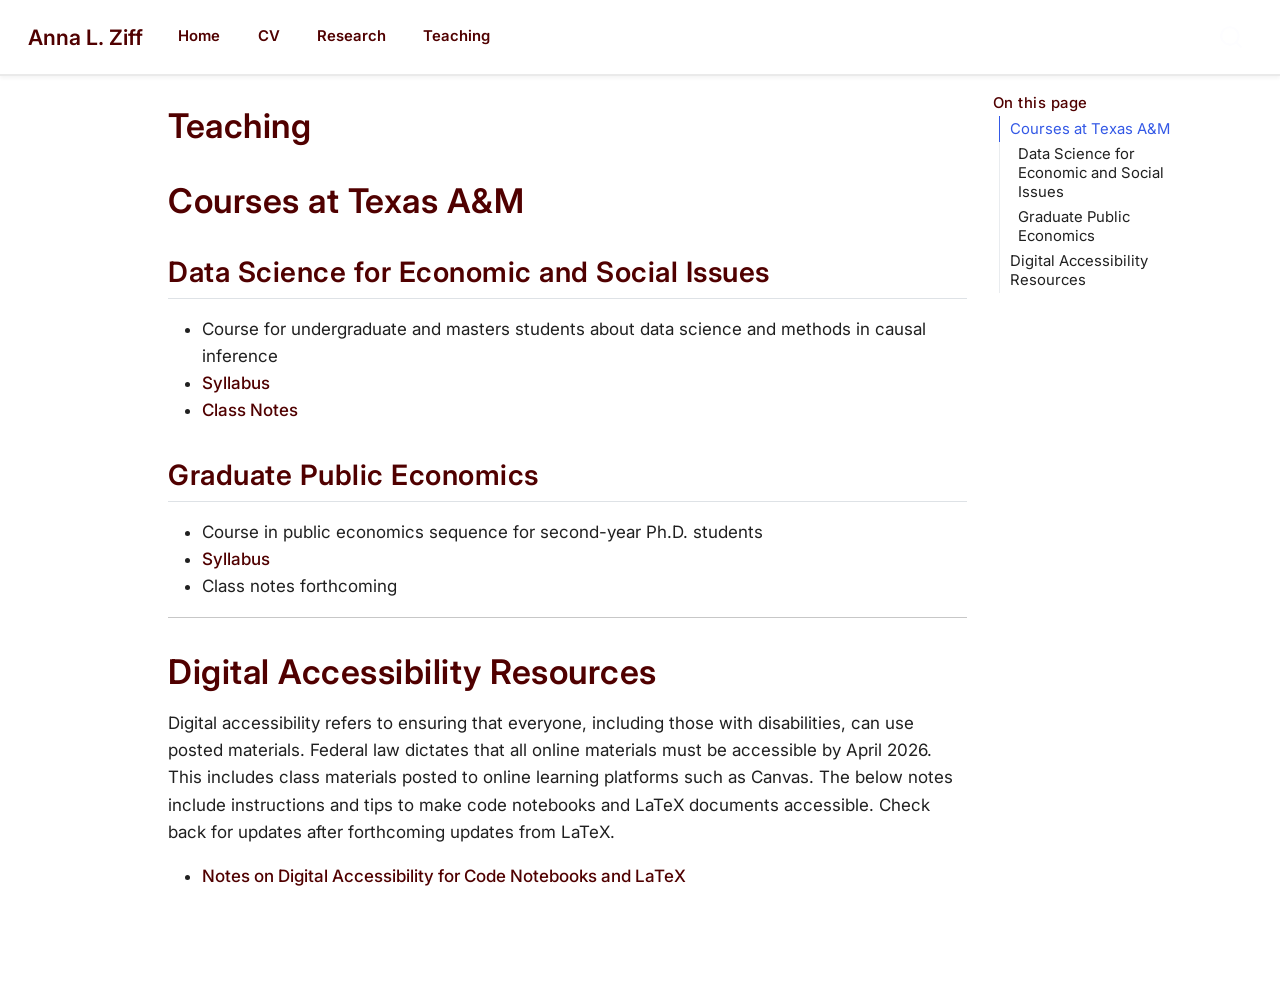
<file: teaching.html>
<!DOCTYPE html>
<html xmlns="http://www.w3.org/1999/xhtml" lang="en" xml:lang="en"><head>

<meta charset="utf-8">
<meta name="generator" content="quarto-1.7.33">

<meta name="viewport" content="width=device-width, initial-scale=1.0, user-scalable=yes">


<title>Teaching – Anna L. Ziff</title>
<style>
code{white-space: pre-wrap;}
span.smallcaps{font-variant: small-caps;}
div.columns{display: flex; gap: min(4vw, 1.5em);}
div.column{flex: auto; overflow-x: auto;}
div.hanging-indent{margin-left: 1.5em; text-indent: -1.5em;}
ul.task-list{list-style: none;}
ul.task-list li input[type="checkbox"] {
  width: 0.8em;
  margin: 0 0.8em 0.2em -1em; /* quarto-specific, see https://github.com/quarto-dev/quarto-cli/issues/4556 */ 
  vertical-align: middle;
}
</style>


<script src="site_libs/quarto-nav/quarto-nav.js"></script>
<script src="site_libs/quarto-nav/headroom.min.js"></script>
<script src="site_libs/clipboard/clipboard.min.js"></script>
<script src="site_libs/quarto-search/autocomplete.umd.js"></script>
<script src="site_libs/quarto-search/fuse.min.js"></script>
<script src="site_libs/quarto-search/quarto-search.js"></script>
<meta name="quarto:offset" content="./">
<script src="site_libs/quarto-html/quarto.js" type="module"></script>
<script src="site_libs/quarto-html/tabsets/tabsets.js" type="module"></script>
<script src="site_libs/quarto-html/popper.min.js"></script>
<script src="site_libs/quarto-html/tippy.umd.min.js"></script>
<script src="site_libs/quarto-html/anchor.min.js"></script>
<link href="site_libs/quarto-html/tippy.css" rel="stylesheet">
<link href="site_libs/quarto-html/quarto-syntax-highlighting-ea385d0e468b0dd5ea5bf0780b1290d9.css" rel="stylesheet" id="quarto-text-highlighting-styles">
<script src="site_libs/bootstrap/bootstrap.min.js"></script>
<link href="site_libs/bootstrap/bootstrap-icons.css" rel="stylesheet">
<link href="site_libs/bootstrap/bootstrap-a612748d1b9edfb70068d8f8d296748d.min.css" rel="stylesheet" append-hash="true" id="quarto-bootstrap" data-mode="light">
<script id="quarto-search-options" type="application/json">{
  "location": "navbar",
  "copy-button": false,
  "collapse-after": 3,
  "panel-placement": "end",
  "type": "overlay",
  "limit": 50,
  "keyboard-shortcut": [
    "f",
    "/",
    "s"
  ],
  "show-item-context": false,
  "language": {
    "search-no-results-text": "No results",
    "search-matching-documents-text": "matching documents",
    "search-copy-link-title": "Copy link to search",
    "search-hide-matches-text": "Hide additional matches",
    "search-more-match-text": "more match in this document",
    "search-more-matches-text": "more matches in this document",
    "search-clear-button-title": "Clear",
    "search-text-placeholder": "",
    "search-detached-cancel-button-title": "Cancel",
    "search-submit-button-title": "Submit",
    "search-label": "Search"
  }
}</script>


<link rel="stylesheet" href="styles.css">
</head>

<body class="nav-fixed quarto-light">

<div id="quarto-search-results"></div>
  <header id="quarto-header" class="headroom fixed-top">
    <nav class="navbar navbar-expand-lg " data-bs-theme="dark">
      <div class="navbar-container container-fluid">
      <div class="navbar-brand-container mx-auto">
    <a class="navbar-brand" href="./index.html">
    <span class="navbar-title">Anna L. Ziff</span>
    </a>
  </div>
            <div id="quarto-search" class="" title="Search"></div>
          <button class="navbar-toggler" type="button" data-bs-toggle="collapse" data-bs-target="#navbarCollapse" aria-controls="navbarCollapse" role="menu" aria-expanded="false" aria-label="Toggle navigation" onclick="if (window.quartoToggleHeadroom) { window.quartoToggleHeadroom(); }">
  <span class="navbar-toggler-icon"></span>
</button>
          <div class="collapse navbar-collapse" id="navbarCollapse">
            <ul class="navbar-nav navbar-nav-scroll me-auto">
  <li class="nav-item">
    <a class="nav-link" href="./index.html"> 
<span class="menu-text">Home</span></a>
  </li>  
  <li class="nav-item">
    <a class="nav-link" href="./cv.html"> 
<span class="menu-text">CV</span></a>
  </li>  
  <li class="nav-item">
    <a class="nav-link" href="./research.html"> 
<span class="menu-text">Research</span></a>
  </li>  
  <li class="nav-item">
    <a class="nav-link active" href="./teaching.html" aria-current="page"> 
<span class="menu-text">Teaching</span></a>
  </li>  
</ul>
          </div> <!-- /navcollapse -->
            <div class="quarto-navbar-tools">
</div>
      </div> <!-- /container-fluid -->
    </nav>
</header>
<!-- content -->
<div id="quarto-content" class="quarto-container page-columns page-rows-contents page-layout-article page-navbar">
<!-- sidebar -->
<!-- margin-sidebar -->
    <div id="quarto-margin-sidebar" class="sidebar margin-sidebar">
        <nav id="TOC" role="doc-toc" class="toc-active">
    <h2 id="toc-title">On this page</h2>
   
  <ul>
  <li><a href="#courses-at-texas-am" id="toc-courses-at-texas-am" class="nav-link active" data-scroll-target="#courses-at-texas-am">Courses at Texas A&amp;M</a>
  <ul class="collapse">
  <li><a href="#data-science-for-economic-and-social-issues" id="toc-data-science-for-economic-and-social-issues" class="nav-link" data-scroll-target="#data-science-for-economic-and-social-issues">Data Science for Economic and Social Issues</a></li>
  <li><a href="#graduate-public-economics" id="toc-graduate-public-economics" class="nav-link" data-scroll-target="#graduate-public-economics">Graduate Public Economics</a></li>
  </ul></li>
  <li><a href="#digital-accessibility-resources" id="toc-digital-accessibility-resources" class="nav-link" data-scroll-target="#digital-accessibility-resources">Digital Accessibility Resources</a></li>
  </ul>
</nav>
    </div>
<!-- main -->
<main class="content" id="quarto-document-content">

<header id="title-block-header" class="quarto-title-block default">
<div class="quarto-title">
<h1 class="title">Teaching</h1>
</div>



<div class="quarto-title-meta">

    
  
    
  </div>
  


</header>


<section id="courses-at-texas-am" class="level1">
<h1>Courses at Texas A&amp;M</h1>
<section id="data-science-for-economic-and-social-issues" class="level2">
<h2 class="anchored" data-anchor-id="data-science-for-economic-and-social-issues">Data Science for Economic and Social Issues</h2>
<ul>
<li>Course for undergraduate and masters students about data science and methods in causal inference</li>
<li><a href="files/AnnaZiff_ECON470_Syllabus.pdf" target="_blank"> Syllabus </a></li>
<li><a href="https://aziff.github.io/data-science-for-economic-and-social-issues.github.io/" target="_blank"> Class Notes </a></li>
</ul>
</section>
<section id="graduate-public-economics" class="level2">
<h2 class="anchored" data-anchor-id="graduate-public-economics">Graduate Public Economics</h2>
<ul>
<li>Course in public economics sequence for second-year Ph.D.&nbsp;students</li>
<li><a href="files/AnnaZiff_ECON603_Syllabus.pdf" target="_blank"> Syllabus </a></li>
<li>Class notes forthcoming</li>
</ul>
<hr>
</section>
</section>
<section id="digital-accessibility-resources" class="level1">
<h1>Digital Accessibility Resources</h1>
<p>Digital accessibility refers to ensuring that everyone, including those with disabilities, can use posted materials. Federal law dictates that all online materials must be accessible by April 2026. This includes class materials posted to online learning platforms such as Canvas. The below notes include instructions and tips to make code notebooks and LaTeX documents accessible. Check back for updates after forthcoming updates from LaTeX.</p>
<ul>
<li><a href="https://aziff.github.io/digital-accessibility-economists/" target="_blank"> Notes on Digital Accessibility for Code Notebooks and LaTeX </a></li>
</ul>


</section>

</main> <!-- /main -->
<script id="quarto-html-after-body" type="application/javascript">
  window.document.addEventListener("DOMContentLoaded", function (event) {
    const icon = "";
    const anchorJS = new window.AnchorJS();
    anchorJS.options = {
      placement: 'right',
      icon: icon
    };
    anchorJS.add('.anchored');
    const isCodeAnnotation = (el) => {
      for (const clz of el.classList) {
        if (clz.startsWith('code-annotation-')) {                     
          return true;
        }
      }
      return false;
    }
    const onCopySuccess = function(e) {
      // button target
      const button = e.trigger;
      // don't keep focus
      button.blur();
      // flash "checked"
      button.classList.add('code-copy-button-checked');
      var currentTitle = button.getAttribute("title");
      button.setAttribute("title", "Copied!");
      let tooltip;
      if (window.bootstrap) {
        button.setAttribute("data-bs-toggle", "tooltip");
        button.setAttribute("data-bs-placement", "left");
        button.setAttribute("data-bs-title", "Copied!");
        tooltip = new bootstrap.Tooltip(button, 
          { trigger: "manual", 
            customClass: "code-copy-button-tooltip",
            offset: [0, -8]});
        tooltip.show();    
      }
      setTimeout(function() {
        if (tooltip) {
          tooltip.hide();
          button.removeAttribute("data-bs-title");
          button.removeAttribute("data-bs-toggle");
          button.removeAttribute("data-bs-placement");
        }
        button.setAttribute("title", currentTitle);
        button.classList.remove('code-copy-button-checked');
      }, 1000);
      // clear code selection
      e.clearSelection();
    }
    const getTextToCopy = function(trigger) {
        const codeEl = trigger.previousElementSibling.cloneNode(true);
        for (const childEl of codeEl.children) {
          if (isCodeAnnotation(childEl)) {
            childEl.remove();
          }
        }
        return codeEl.innerText;
    }
    const clipboard = new window.ClipboardJS('.code-copy-button:not([data-in-quarto-modal])', {
      text: getTextToCopy
    });
    clipboard.on('success', onCopySuccess);
    if (window.document.getElementById('quarto-embedded-source-code-modal')) {
      const clipboardModal = new window.ClipboardJS('.code-copy-button[data-in-quarto-modal]', {
        text: getTextToCopy,
        container: window.document.getElementById('quarto-embedded-source-code-modal')
      });
      clipboardModal.on('success', onCopySuccess);
    }
      var localhostRegex = new RegExp(/^(?:http|https):\/\/localhost\:?[0-9]*\//);
      var mailtoRegex = new RegExp(/^mailto:/);
        var filterRegex = new RegExp("https:\/\/aziff\.github\.io\/homepage\/");
      var isInternal = (href) => {
          return filterRegex.test(href) || localhostRegex.test(href) || mailtoRegex.test(href);
      }
      // Inspect non-navigation links and adorn them if external
     var links = window.document.querySelectorAll('a[href]:not(.nav-link):not(.navbar-brand):not(.toc-action):not(.sidebar-link):not(.sidebar-item-toggle):not(.pagination-link):not(.no-external):not([aria-hidden]):not(.dropdown-item):not(.quarto-navigation-tool):not(.about-link)');
      for (var i=0; i<links.length; i++) {
        const link = links[i];
        if (!isInternal(link.href)) {
          // undo the damage that might have been done by quarto-nav.js in the case of
          // links that we want to consider external
          if (link.dataset.originalHref !== undefined) {
            link.href = link.dataset.originalHref;
          }
        }
      }
    function tippyHover(el, contentFn, onTriggerFn, onUntriggerFn) {
      const config = {
        allowHTML: true,
        maxWidth: 500,
        delay: 100,
        arrow: false,
        appendTo: function(el) {
            return el.parentElement;
        },
        interactive: true,
        interactiveBorder: 10,
        theme: 'quarto',
        placement: 'bottom-start',
      };
      if (contentFn) {
        config.content = contentFn;
      }
      if (onTriggerFn) {
        config.onTrigger = onTriggerFn;
      }
      if (onUntriggerFn) {
        config.onUntrigger = onUntriggerFn;
      }
      window.tippy(el, config); 
    }
    const noterefs = window.document.querySelectorAll('a[role="doc-noteref"]');
    for (var i=0; i<noterefs.length; i++) {
      const ref = noterefs[i];
      tippyHover(ref, function() {
        // use id or data attribute instead here
        let href = ref.getAttribute('data-footnote-href') || ref.getAttribute('href');
        try { href = new URL(href).hash; } catch {}
        const id = href.replace(/^#\/?/, "");
        const note = window.document.getElementById(id);
        if (note) {
          return note.innerHTML;
        } else {
          return "";
        }
      });
    }
    const xrefs = window.document.querySelectorAll('a.quarto-xref');
    const processXRef = (id, note) => {
      // Strip column container classes
      const stripColumnClz = (el) => {
        el.classList.remove("page-full", "page-columns");
        if (el.children) {
          for (const child of el.children) {
            stripColumnClz(child);
          }
        }
      }
      stripColumnClz(note)
      if (id === null || id.startsWith('sec-')) {
        // Special case sections, only their first couple elements
        const container = document.createElement("div");
        if (note.children && note.children.length > 2) {
          container.appendChild(note.children[0].cloneNode(true));
          for (let i = 1; i < note.children.length; i++) {
            const child = note.children[i];
            if (child.tagName === "P" && child.innerText === "") {
              continue;
            } else {
              container.appendChild(child.cloneNode(true));
              break;
            }
          }
          if (window.Quarto?.typesetMath) {
            window.Quarto.typesetMath(container);
          }
          return container.innerHTML
        } else {
          if (window.Quarto?.typesetMath) {
            window.Quarto.typesetMath(note);
          }
          return note.innerHTML;
        }
      } else {
        // Remove any anchor links if they are present
        const anchorLink = note.querySelector('a.anchorjs-link');
        if (anchorLink) {
          anchorLink.remove();
        }
        if (window.Quarto?.typesetMath) {
          window.Quarto.typesetMath(note);
        }
        if (note.classList.contains("callout")) {
          return note.outerHTML;
        } else {
          return note.innerHTML;
        }
      }
    }
    for (var i=0; i<xrefs.length; i++) {
      const xref = xrefs[i];
      tippyHover(xref, undefined, function(instance) {
        instance.disable();
        let url = xref.getAttribute('href');
        let hash = undefined; 
        if (url.startsWith('#')) {
          hash = url;
        } else {
          try { hash = new URL(url).hash; } catch {}
        }
        if (hash) {
          const id = hash.replace(/^#\/?/, "");
          const note = window.document.getElementById(id);
          if (note !== null) {
            try {
              const html = processXRef(id, note.cloneNode(true));
              instance.setContent(html);
            } finally {
              instance.enable();
              instance.show();
            }
          } else {
            // See if we can fetch this
            fetch(url.split('#')[0])
            .then(res => res.text())
            .then(html => {
              const parser = new DOMParser();
              const htmlDoc = parser.parseFromString(html, "text/html");
              const note = htmlDoc.getElementById(id);
              if (note !== null) {
                const html = processXRef(id, note);
                instance.setContent(html);
              } 
            }).finally(() => {
              instance.enable();
              instance.show();
            });
          }
        } else {
          // See if we can fetch a full url (with no hash to target)
          // This is a special case and we should probably do some content thinning / targeting
          fetch(url)
          .then(res => res.text())
          .then(html => {
            const parser = new DOMParser();
            const htmlDoc = parser.parseFromString(html, "text/html");
            const note = htmlDoc.querySelector('main.content');
            if (note !== null) {
              // This should only happen for chapter cross references
              // (since there is no id in the URL)
              // remove the first header
              if (note.children.length > 0 && note.children[0].tagName === "HEADER") {
                note.children[0].remove();
              }
              const html = processXRef(null, note);
              instance.setContent(html);
            } 
          }).finally(() => {
            instance.enable();
            instance.show();
          });
        }
      }, function(instance) {
      });
    }
        let selectedAnnoteEl;
        const selectorForAnnotation = ( cell, annotation) => {
          let cellAttr = 'data-code-cell="' + cell + '"';
          let lineAttr = 'data-code-annotation="' +  annotation + '"';
          const selector = 'span[' + cellAttr + '][' + lineAttr + ']';
          return selector;
        }
        const selectCodeLines = (annoteEl) => {
          const doc = window.document;
          const targetCell = annoteEl.getAttribute("data-target-cell");
          const targetAnnotation = annoteEl.getAttribute("data-target-annotation");
          const annoteSpan = window.document.querySelector(selectorForAnnotation(targetCell, targetAnnotation));
          const lines = annoteSpan.getAttribute("data-code-lines").split(",");
          const lineIds = lines.map((line) => {
            return targetCell + "-" + line;
          })
          let top = null;
          let height = null;
          let parent = null;
          if (lineIds.length > 0) {
              //compute the position of the single el (top and bottom and make a div)
              const el = window.document.getElementById(lineIds[0]);
              top = el.offsetTop;
              height = el.offsetHeight;
              parent = el.parentElement.parentElement;
            if (lineIds.length > 1) {
              const lastEl = window.document.getElementById(lineIds[lineIds.length - 1]);
              const bottom = lastEl.offsetTop + lastEl.offsetHeight;
              height = bottom - top;
            }
            if (top !== null && height !== null && parent !== null) {
              // cook up a div (if necessary) and position it 
              let div = window.document.getElementById("code-annotation-line-highlight");
              if (div === null) {
                div = window.document.createElement("div");
                div.setAttribute("id", "code-annotation-line-highlight");
                div.style.position = 'absolute';
                parent.appendChild(div);
              }
              div.style.top = top - 2 + "px";
              div.style.height = height + 4 + "px";
              div.style.left = 0;
              let gutterDiv = window.document.getElementById("code-annotation-line-highlight-gutter");
              if (gutterDiv === null) {
                gutterDiv = window.document.createElement("div");
                gutterDiv.setAttribute("id", "code-annotation-line-highlight-gutter");
                gutterDiv.style.position = 'absolute';
                const codeCell = window.document.getElementById(targetCell);
                const gutter = codeCell.querySelector('.code-annotation-gutter');
                gutter.appendChild(gutterDiv);
              }
              gutterDiv.style.top = top - 2 + "px";
              gutterDiv.style.height = height + 4 + "px";
            }
            selectedAnnoteEl = annoteEl;
          }
        };
        const unselectCodeLines = () => {
          const elementsIds = ["code-annotation-line-highlight", "code-annotation-line-highlight-gutter"];
          elementsIds.forEach((elId) => {
            const div = window.document.getElementById(elId);
            if (div) {
              div.remove();
            }
          });
          selectedAnnoteEl = undefined;
        };
          // Handle positioning of the toggle
      window.addEventListener(
        "resize",
        throttle(() => {
          elRect = undefined;
          if (selectedAnnoteEl) {
            selectCodeLines(selectedAnnoteEl);
          }
        }, 10)
      );
      function throttle(fn, ms) {
      let throttle = false;
      let timer;
        return (...args) => {
          if(!throttle) { // first call gets through
              fn.apply(this, args);
              throttle = true;
          } else { // all the others get throttled
              if(timer) clearTimeout(timer); // cancel #2
              timer = setTimeout(() => {
                fn.apply(this, args);
                timer = throttle = false;
              }, ms);
          }
        };
      }
        // Attach click handler to the DT
        const annoteDls = window.document.querySelectorAll('dt[data-target-cell]');
        for (const annoteDlNode of annoteDls) {
          annoteDlNode.addEventListener('click', (event) => {
            const clickedEl = event.target;
            if (clickedEl !== selectedAnnoteEl) {
              unselectCodeLines();
              const activeEl = window.document.querySelector('dt[data-target-cell].code-annotation-active');
              if (activeEl) {
                activeEl.classList.remove('code-annotation-active');
              }
              selectCodeLines(clickedEl);
              clickedEl.classList.add('code-annotation-active');
            } else {
              // Unselect the line
              unselectCodeLines();
              clickedEl.classList.remove('code-annotation-active');
            }
          });
        }
    const findCites = (el) => {
      const parentEl = el.parentElement;
      if (parentEl) {
        const cites = parentEl.dataset.cites;
        if (cites) {
          return {
            el,
            cites: cites.split(' ')
          };
        } else {
          return findCites(el.parentElement)
        }
      } else {
        return undefined;
      }
    };
    var bibliorefs = window.document.querySelectorAll('a[role="doc-biblioref"]');
    for (var i=0; i<bibliorefs.length; i++) {
      const ref = bibliorefs[i];
      const citeInfo = findCites(ref);
      if (citeInfo) {
        tippyHover(citeInfo.el, function() {
          var popup = window.document.createElement('div');
          citeInfo.cites.forEach(function(cite) {
            var citeDiv = window.document.createElement('div');
            citeDiv.classList.add('hanging-indent');
            citeDiv.classList.add('csl-entry');
            var biblioDiv = window.document.getElementById('ref-' + cite);
            if (biblioDiv) {
              citeDiv.innerHTML = biblioDiv.innerHTML;
            }
            popup.appendChild(citeDiv);
          });
          return popup.innerHTML;
        });
      }
    }
  });
  </script>
</div> <!-- /content -->




</body></html>
</file>
<file: site_libs/quarto-html/tippy.css>
.tippy-box[data-animation=fade][data-state=hidden]{opacity:0}[data-tippy-root]{max-width:calc(100vw - 10px)}.tippy-box{position:relative;background-color:#333;color:#fff;border-radius:4px;font-size:14px;line-height:1.4;white-space:normal;outline:0;transition-property:transform,visibility,opacity}.tippy-box[data-placement^=top]>.tippy-arrow{bottom:0}.tippy-box[data-placement^=top]>.tippy-arrow:before{bottom:-7px;left:0;border-width:8px 8px 0;border-top-color:initial;transform-origin:center top}.tippy-box[data-placement^=bottom]>.tippy-arrow{top:0}.tippy-box[data-placement^=bottom]>.tippy-arrow:before{top:-7px;left:0;border-width:0 8px 8px;border-bottom-color:initial;transform-origin:center bottom}.tippy-box[data-placement^=left]>.tippy-arrow{right:0}.tippy-box[data-placement^=left]>.tippy-arrow:before{border-width:8px 0 8px 8px;border-left-color:initial;right:-7px;transform-origin:center left}.tippy-box[data-placement^=right]>.tippy-arrow{left:0}.tippy-box[data-placement^=right]>.tippy-arrow:before{left:-7px;border-width:8px 8px 8px 0;border-right-color:initial;transform-origin:center right}.tippy-box[data-inertia][data-state=visible]{transition-timing-function:cubic-bezier(.54,1.5,.38,1.11)}.tippy-arrow{width:16px;height:16px;color:#333}.tippy-arrow:before{content:"";position:absolute;border-color:transparent;border-style:solid}.tippy-content{position:relative;padding:5px 9px;z-index:1}
</file>
<file: site_libs/quarto-html/quarto-syntax-highlighting-ea385d0e468b0dd5ea5bf0780b1290d9.css>
/* quarto syntax highlight colors */
:root {
  --quarto-hl-ot-color: #003B4F;
  --quarto-hl-at-color: #657422;
  --quarto-hl-ss-color: #20794D;
  --quarto-hl-an-color: #5E5E5E;
  --quarto-hl-fu-color: #4758AB;
  --quarto-hl-st-color: #20794D;
  --quarto-hl-cf-color: #003B4F;
  --quarto-hl-op-color: #5E5E5E;
  --quarto-hl-er-color: #AD0000;
  --quarto-hl-bn-color: #AD0000;
  --quarto-hl-al-color: #AD0000;
  --quarto-hl-va-color: #111111;
  --quarto-hl-bu-color: inherit;
  --quarto-hl-ex-color: inherit;
  --quarto-hl-pp-color: #AD0000;
  --quarto-hl-in-color: #5E5E5E;
  --quarto-hl-vs-color: #20794D;
  --quarto-hl-wa-color: #5E5E5E;
  --quarto-hl-do-color: #5E5E5E;
  --quarto-hl-im-color: #00769E;
  --quarto-hl-ch-color: #20794D;
  --quarto-hl-dt-color: #AD0000;
  --quarto-hl-fl-color: #AD0000;
  --quarto-hl-co-color: #5E5E5E;
  --quarto-hl-cv-color: #5E5E5E;
  --quarto-hl-cn-color: #8f5902;
  --quarto-hl-sc-color: #5E5E5E;
  --quarto-hl-dv-color: #AD0000;
  --quarto-hl-kw-color: #003B4F;
}

/* other quarto variables */
:root {
  --quarto-font-monospace: SFMono-Regular, Menlo, Monaco, Consolas, "Liberation Mono", "Courier New", monospace;
}

/* syntax highlight based on Pandoc's rules */
pre > code.sourceCode > span {
  color: #003B4F;
}

code.sourceCode > span {
  color: #003B4F;
}

div.sourceCode,
div.sourceCode pre.sourceCode {
  color: #003B4F;
}

/* Normal */
code span {
  color: #003B4F;
}

/* Alert */
code span.al {
  color: #AD0000;
  font-style: inherit;
}

/* Annotation */
code span.an {
  color: #5E5E5E;
  font-style: inherit;
}

/* Attribute */
code span.at {
  color: #657422;
  font-style: inherit;
}

/* BaseN */
code span.bn {
  color: #AD0000;
  font-style: inherit;
}

/* BuiltIn */
code span.bu {
  font-style: inherit;
}

/* ControlFlow */
code span.cf {
  color: #003B4F;
  font-weight: bold;
  font-style: inherit;
}

/* Char */
code span.ch {
  color: #20794D;
  font-style: inherit;
}

/* Constant */
code span.cn {
  color: #8f5902;
  font-style: inherit;
}

/* Comment */
code span.co {
  color: #5E5E5E;
  font-style: inherit;
}

/* CommentVar */
code span.cv {
  color: #5E5E5E;
  font-style: italic;
}

/* Documentation */
code span.do {
  color: #5E5E5E;
  font-style: italic;
}

/* DataType */
code span.dt {
  color: #AD0000;
  font-style: inherit;
}

/* DecVal */
code span.dv {
  color: #AD0000;
  font-style: inherit;
}

/* Error */
code span.er {
  color: #AD0000;
  font-style: inherit;
}

/* Extension */
code span.ex {
  font-style: inherit;
}

/* Float */
code span.fl {
  color: #AD0000;
  font-style: inherit;
}

/* Function */
code span.fu {
  color: #4758AB;
  font-style: inherit;
}

/* Import */
code span.im {
  color: #00769E;
  font-style: inherit;
}

/* Information */
code span.in {
  color: #5E5E5E;
  font-style: inherit;
}

/* Keyword */
code span.kw {
  color: #003B4F;
  font-weight: bold;
  font-style: inherit;
}

/* Operator */
code span.op {
  color: #5E5E5E;
  font-style: inherit;
}

/* Other */
code span.ot {
  color: #003B4F;
  font-style: inherit;
}

/* Preprocessor */
code span.pp {
  color: #AD0000;
  font-style: inherit;
}

/* SpecialChar */
code span.sc {
  color: #5E5E5E;
  font-style: inherit;
}

/* SpecialString */
code span.ss {
  color: #20794D;
  font-style: inherit;
}

/* String */
code span.st {
  color: #20794D;
  font-style: inherit;
}

/* Variable */
code span.va {
  color: #111111;
  font-style: inherit;
}

/* VerbatimString */
code span.vs {
  color: #20794D;
  font-style: inherit;
}

/* Warning */
code span.wa {
  color: #5E5E5E;
  font-style: italic;
}

.prevent-inlining {
  content: "</";
}

/*# sourceMappingURL=538754cbb4183396a2435bcb80637e05.css.map */
</file>
<file: styles.css>
/* Created using ChatGPT */
/* === Zephyr + Texas A&M Branding === */

/* Base body and text */
body {
  background-color: #ffffff; /* White */
  color: #202020;            /* Gray 900 */
  font-family: "Inter", "Helvetica Neue", Arial, sans-serif;
  line-height: 1.6;
}

/* Headings */
h1, h2, h3, h4, h5, h6 {
  color: #500000; /* Aggie Maroon */
  font-weight: 600;
  letter-spacing: 0.5px;
}

/* Links */
a {
  color: #500000;
  text-decoration: none;
  font-weight: 500;
}
a:hover, a:focus {
  color: #732f2f; /* Brand Light */
  text-decoration: underline;
}

/* Navbar */
.navbar {
  background-color: #ffffff !important;
  border-bottom: 2px solid #eaeaea; /* Gray 200 */
  box-shadow: 0 2px 4px rgba(0,0,0,0.05);
}
.navbar a, .navbar-brand {
  color: #500000 !important;
  font-weight: 600;
}
.navbar a:hover, .navbar-brand:hover {
  color: #732f2f !important;
}

/* Buttons */
.btn-primary {
  background-color: #500000;
  border-color: #500000;
  border-radius: 0.5rem; /* Zephyr = softer rounded */
  font-weight: 500;
}
.btn-primary:hover, .btn-primary:focus {
  background-color: #732f2f;
  border-color: #732f2f;
}

.btn-outline-primary {
  color: #500000;
  border-color: #500000;
  border-radius: 0.5rem;
}
.btn-outline-primary:hover {
  background-color: #500000;
  color: #ffffff;
}

/* Tables */
table {
  border: 1px solid #d1d1d1; /* Gray 300 */
  border-radius: 0.5rem;
  overflow: hidden;
}
thead {
  background-color: #f6f6f6; /* Gray 100 */
  color: #500000;
}
tbody tr:nth-child(even) {
  background-color: #f6f6f6; /* Alternating rows */
}

/* Code blocks */
pre, code {
  background-color: #f6f6f6;
  color: #3c001c; /* Brand Dark */
  border-radius: 6px;
  padding: 0.25rem 0.5rem;
  font-size: 0.9rem;
}

/* Section styling */
.section {
  padding: 2rem;
  margin-bottom: 2rem;
}
.section.alt {
  background-color: #f6f6f6;
  border-radius: 0.75rem;
  padding: 2rem;
}

/* Footer */
footer {
  background-color: #f6f6f6;
  color: #535353; /* Gray 700 */
  padding: 1rem;
  text-align: center;
  border-top: 3px solid #500000;
}
footer a {
  color: #500000;
  font-weight: 500;
}
footer a:hover {
  color: #732f2f;
}
</file>
